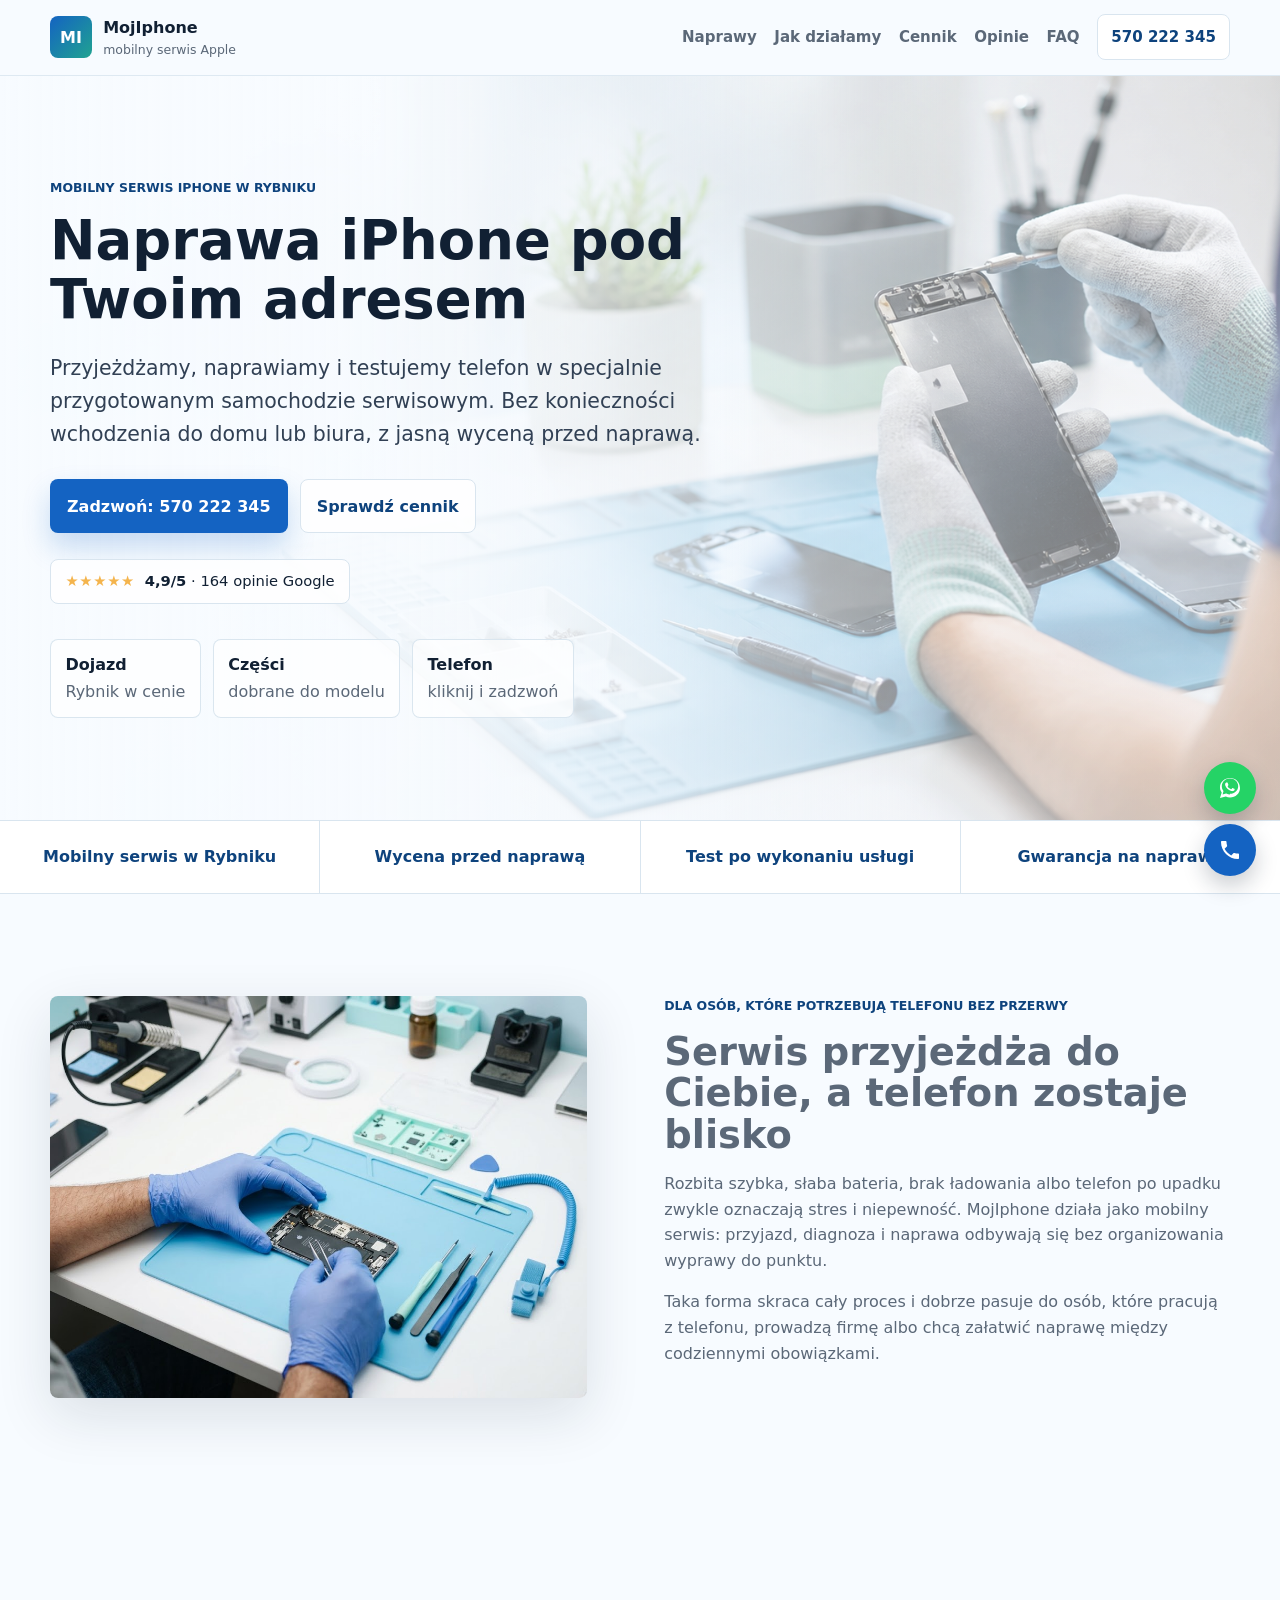
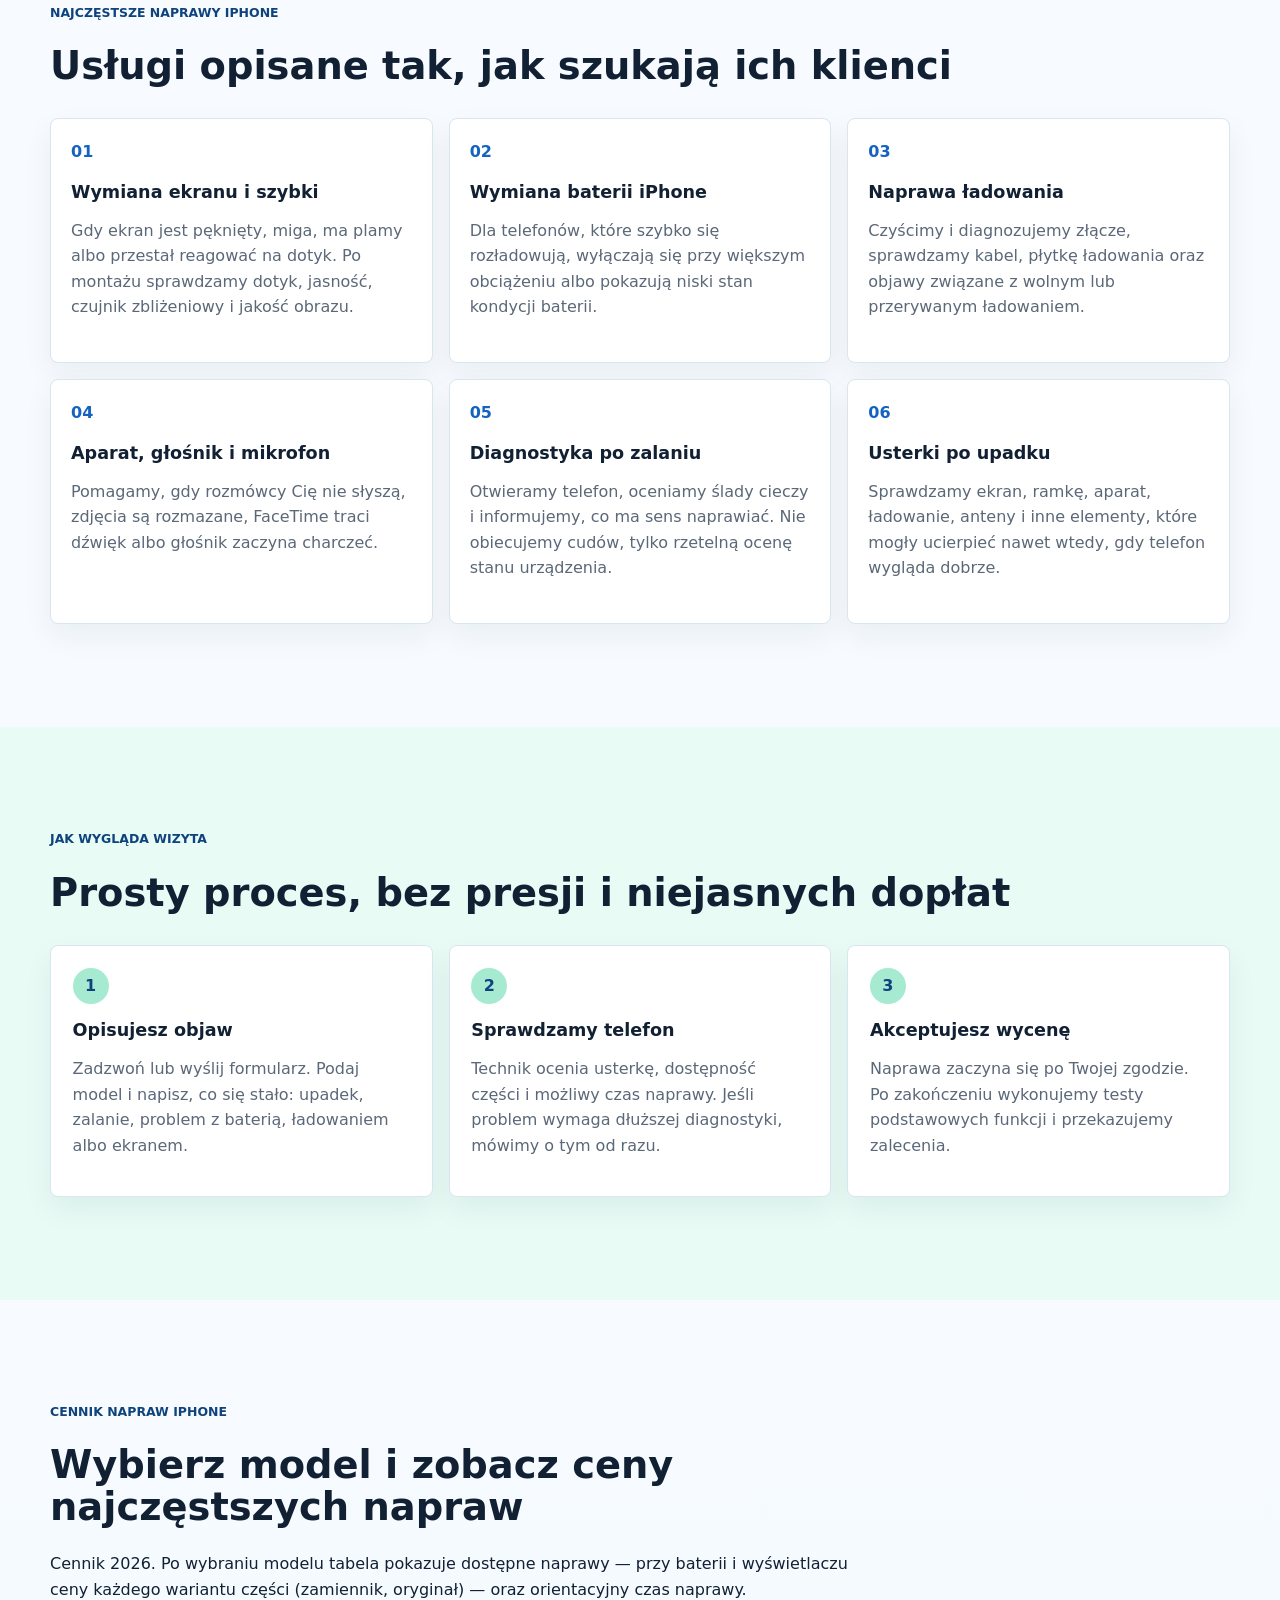
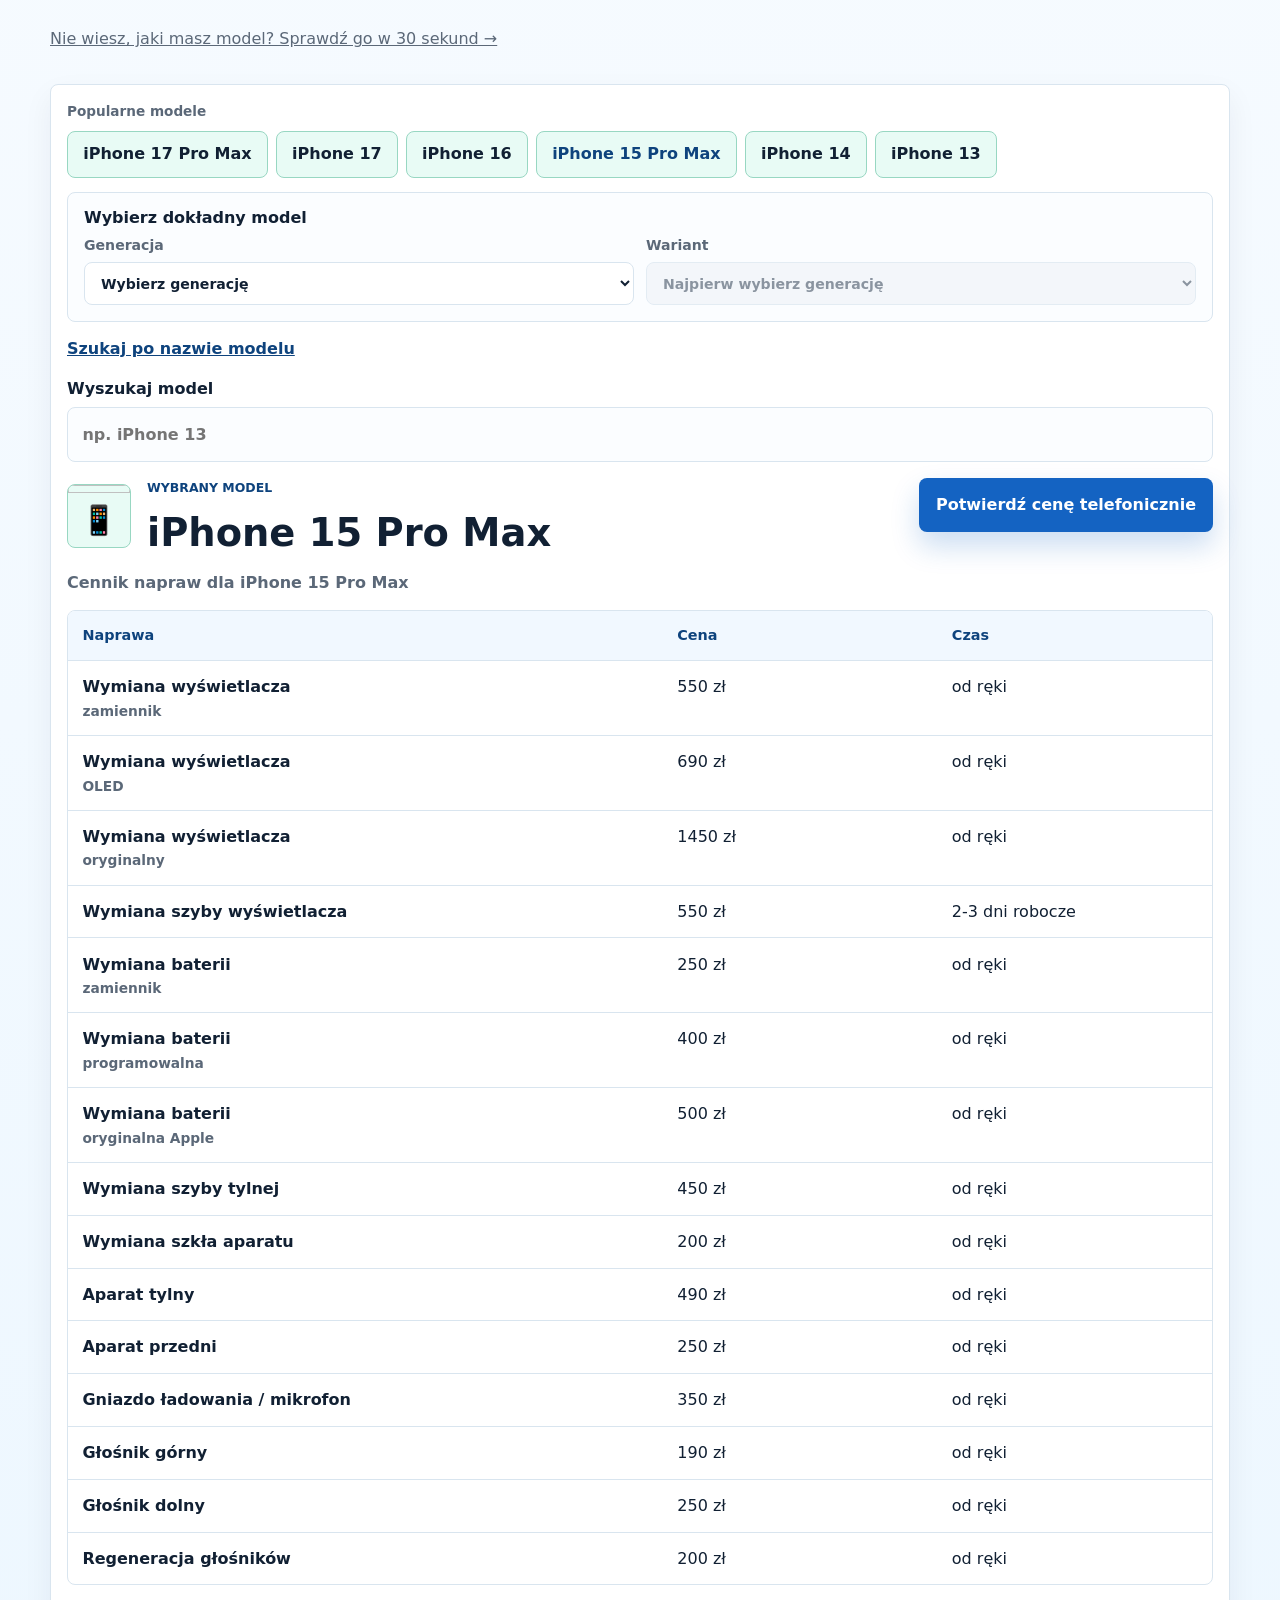
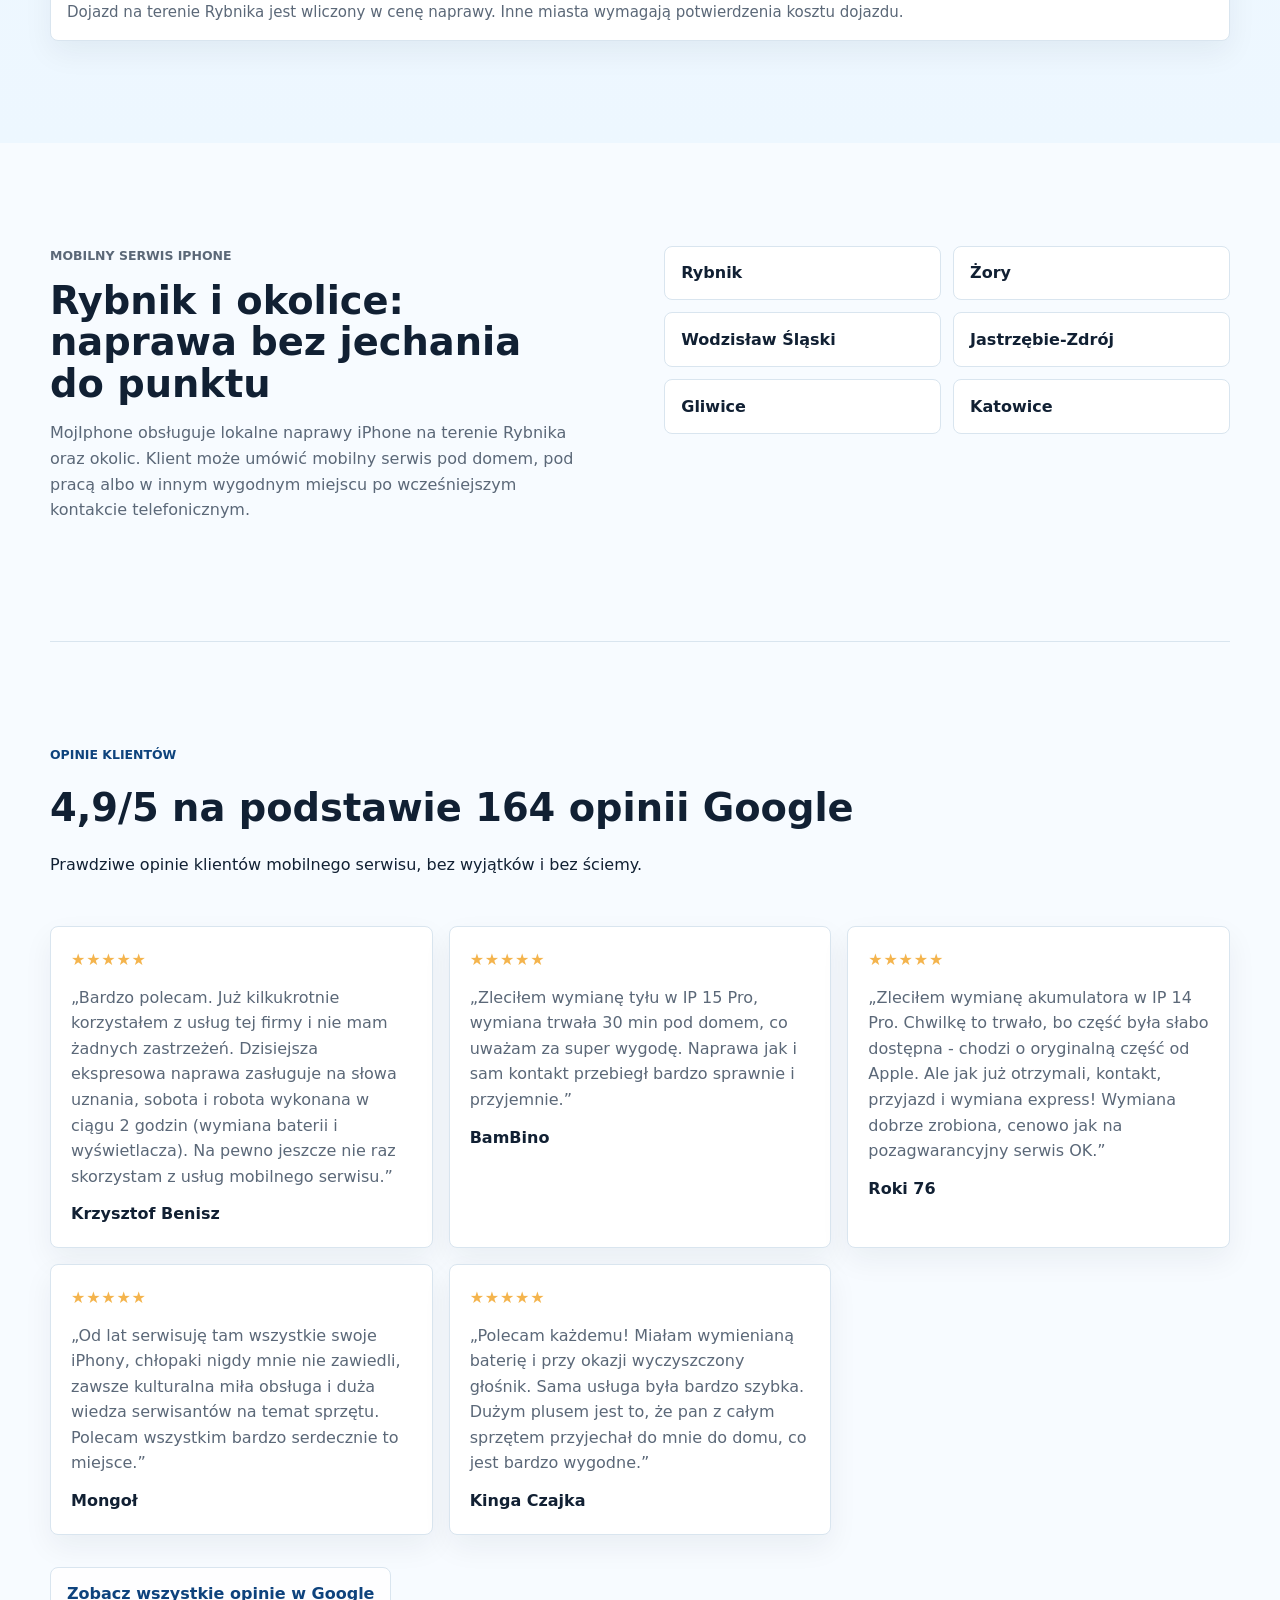
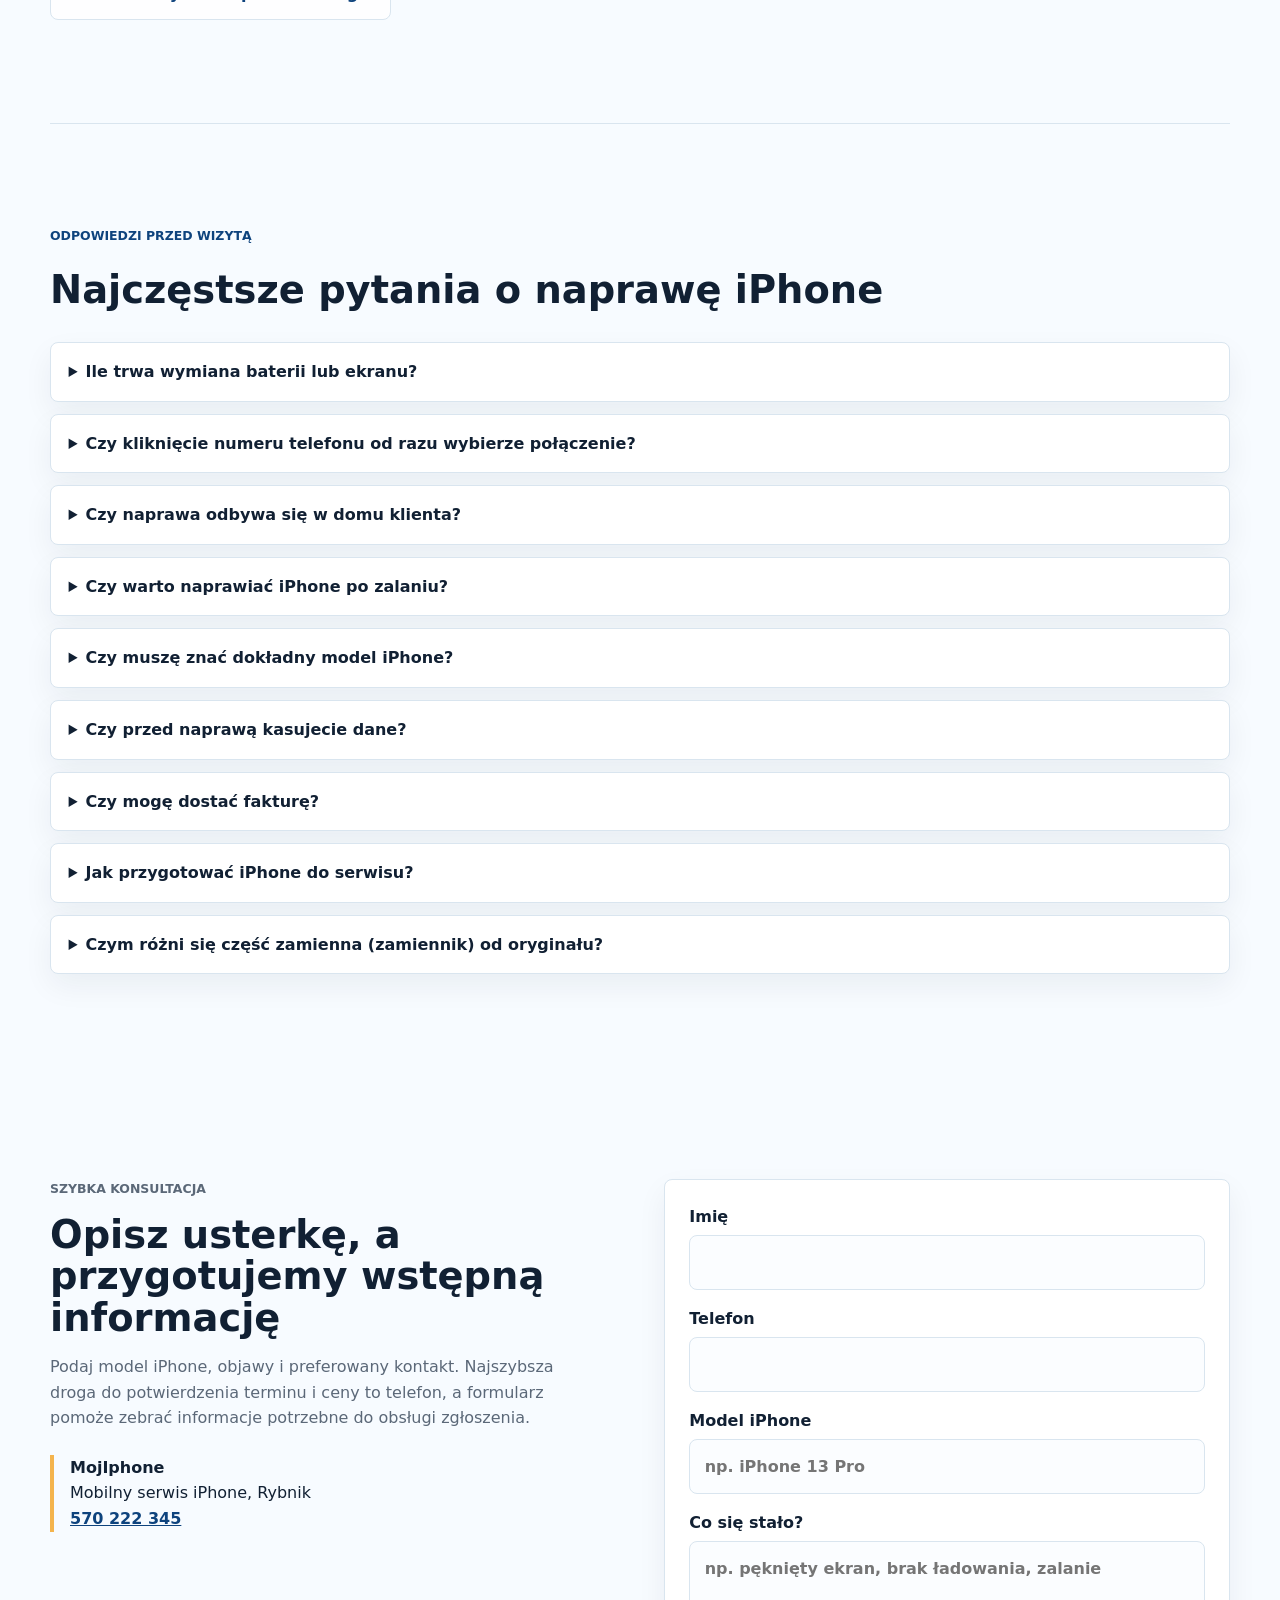
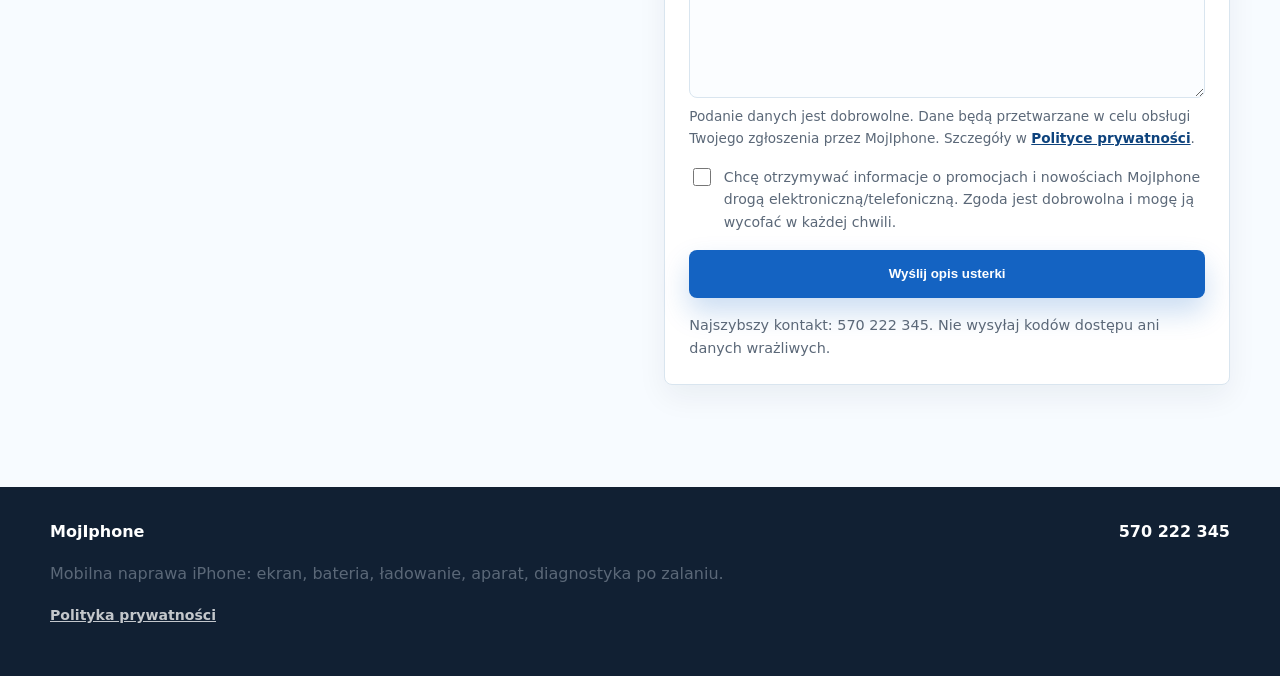
<file: index.html>
<!doctype html>
<html lang="pl">
  <head>
    <meta charset="utf-8">
    <meta name="viewport" content="width=device-width, initial-scale=1">
    <title>Naprawa iPhone Rybnik | Mobilny serwis MojIphone</title>
    <meta
      name="description"
      content="Mobilny serwis iPhone w Rybniku: wymiana szybki, baterii, ładowania i diagnostyka. Zadzwoń pod 570 222 345 i umów naprawę bez wychodzenia z domu lub pracy."
    >
    <meta name="robots" content="index,follow,max-image-preview:large">
    <meta name="theme-color" content="#f7fbff">
    <link rel="canonical" href="https://mojiphone.pl/">
    <meta property="og:type" content="website">
    <meta property="og:title" content="Naprawa iPhone Rybnik | MojIphone">
    <meta property="og:description" content="Mobilna naprawa iPhone: ekran, bateria, ładowanie, aparat, zalanie. Zadzwoń i poznaj wycenę przed przyjazdem serwisu.">
    <meta property="og:image" content="https://mojiphone.pl/assets/iphone-repair-workstation.png">
    <meta property="og:locale" content="pl_PL">
    <link rel="preload" href="assets/iphone-repair-workstation.png" as="image">
    <link rel="stylesheet" href="styles.css">
    <script defer src="https://analytics.iphone.showflow.pl/script.js" data-website-id="72b84c69-a97a-42fa-a1d1-c10e87437836"></script>
    <!-- TODO przed publikacją: potwierdź adres rozliczeniowy, e-mail, godziny pracy i pełny obszar dojazdu. -->
    <!-- TODO: sekcja #opinie ma dziś 5 ręcznie wklejonych opinii ze zrzutów ekranu klienta. Docelowo podpiąć widget Google (np. Elfsight/EmbedSocial/Trustmary), który sam pobiera aktualne opinie zamiast ręcznej aktualizacji. -->
    <script type="application/ld+json">
      {
        "@context": "https://schema.org",
        "@graph": [
          {
            "@type": "LocalBusiness",
            "@id": "https://mojiphone.pl/#business",
            "name": "MojIphone",
            "url": "https://mojiphone.pl/",
            "image": "https://mojiphone.pl/assets/iphone-repair-workstation.png",
            "telephone": "+48 570 222 345",
            "priceRange": "$$",
            "description": "Mobilny serwis iPhone i Apple Watch wykonujący pogwarancyjne naprawy ekranów, baterii, złączy ładowania, aparatów i usterek po zalaniu na terenie Rybnika.",
            "address": {
              "@type": "PostalAddress",
              "addressLocality": "Rybnik",
              "addressCountry": "PL"
            },
            "areaServed": [
              "Rybnik",
              "Żory",
              "Wodzisław Śląski",
              "Jastrzębie-Zdrój",
              "Gliwice",
              "Katowice"
            ],
            "openingHoursSpecification": [
              {
                "@type": "OpeningHoursSpecification",
                "dayOfWeek": ["Monday", "Tuesday", "Wednesday", "Thursday", "Friday"],
                "opens": "09:00",
                "closes": "18:00"
              },
              {
                "@type": "OpeningHoursSpecification",
                "dayOfWeek": "Saturday",
                "opens": "10:00",
                "closes": "14:00"
              }
            ],
            "aggregateRating": {
              "@type": "AggregateRating",
              "ratingValue": "4.9",
              "reviewCount": "164"
            },
            "review": [
              {
                "@type": "Review",
                "author": { "@type": "Person", "name": "Krzysztof Benisz" },
                "datePublished": "2026-02-19",
                "reviewRating": { "@type": "Rating", "ratingValue": "5" },
                "reviewBody": "Bardzo polecam. Już kilkukrotnie korzystałem z usług tej firmy i nie mam żadnych zastrzeżeń. Dzisiejsza ekspresowa naprawa zasługuje na słowa uznania, sobota i robota wykonana w ciągu 2 godzin (wymiana baterii i wyświetlacza). Na pewno jeszcze nie raz skorzystam z usług mobilnego serwisu."
              },
              {
                "@type": "Review",
                "author": { "@type": "Person", "name": "BamBino" },
                "datePublished": "2026-03-19",
                "reviewRating": { "@type": "Rating", "ratingValue": "5" },
                "reviewBody": "POLECAM! Zleciłem wymianę tyłu w IP 15 pro wymiana trwała 30min pod domem co uważam za super wygodę. Naprawa jak i sam kontakt przebiegł bardzo sprawnie i przyjemnie."
              },
              {
                "@type": "Review",
                "author": { "@type": "Person", "name": "Roki 76" },
                "datePublished": "2026-03-19",
                "reviewRating": { "@type": "Rating", "ratingValue": "5" },
                "reviewBody": "Nie może być inaczej niż 5/5. Kontakt super. Zleciłem wymianę akumulatora w IP 14 Pro. Chwilkę to trwało bo akcesorium było słabo dostępne - chodzi o oryginalną część od Apple. Ale jak już otrzymali, kontakt, przyjazd i wymiana express! Wymiana dobrze zrobiona. Cenowo jak na pozagwarancyjny serwis OK."
              },
              {
                "@type": "Review",
                "author": { "@type": "Person", "name": "Mongoł" },
                "datePublished": "2026-04-19",
                "reviewRating": { "@type": "Rating", "ratingValue": "5" },
                "reviewBody": "Od lat serwisuje tam wszytkie swoje iphony chłopaki nigdy mnie nie zawiedli zawsze kulturalna miła obsługa i duża wiedza serwisantów na temat sprzętu widać że kochają to co robią polecam wszystkim bardzo serdecznie to miejsce."
              },
              {
                "@type": "Review",
                "author": { "@type": "Person", "name": "Kinga Czajka" },
                "datePublished": "2026-03-19",
                "reviewRating": { "@type": "Rating", "ratingValue": "5" },
                "reviewBody": "Polecam każdemu! Miałam wymienianą baterie i przy okazji wyczyszczony głośnik. Sama usługa była bardzo szybka. Dużym plusem jest to, że Pan z całym sprzętem przyjechał do mnie do domu, co jest bardzo wygodne. Narazie nie mam żadnych zastrzeżeń co do wykonanej usługi!"
              }
            ],
            "makesOffer": [
              {
                "@type": "Offer",
                "itemOffered": {
                  "@type": "Service",
                  "name": "Wymiana ekranu iPhone"
                }
              },
              {
                "@type": "Offer",
                "itemOffered": {
                  "@type": "Service",
                  "name": "Wymiana baterii iPhone"
                }
              },
              {
                "@type": "Offer",
                "itemOffered": {
                  "@type": "Service",
                  "name": "Naprawa złącza ładowania iPhone"
                }
              },
              {
                "@type": "Offer",
                "itemOffered": {
                  "@type": "Service",
                  "name": "Diagnostyka iPhone po zalaniu"
                }
              }
            ]
          },
          {
            "@type": "WebSite",
            "@id": "https://mojiphone.pl/#website",
            "url": "https://mojiphone.pl/",
            "name": "MojIphone",
            "inLanguage": "pl-PL",
            "publisher": {
              "@id": "https://mojiphone.pl/#business"
            }
          },
          {
            "@type": "FAQPage",
            "@id": "https://mojiphone.pl/#faq",
            "mainEntity": [
              {
                "@type": "Question",
                "name": "Ile trwa naprawa iPhone?",
                "acceptedAnswer": {
                  "@type": "Answer",
                  "text": "Najczęstsze naprawy, takie jak wymiana baterii lub ekranu, zwykle można wykonać tego samego dnia, jeśli odpowiednia część jest dostępna. Dokładny czas potwierdzamy po diagnostyce modelu."
                }
              },
              {
                "@type": "Question",
                "name": "Czy dostanę wycenę przed naprawą?",
                "acceptedAnswer": {
                  "@type": "Answer",
                  "text": "Tak. Najpierw sprawdzamy objawy i przedstawiamy koszt. Naprawa zaczyna się dopiero po akceptacji wyceny."
                }
              },
              {
                "@type": "Question",
                "name": "Czy naprawiacie iPhone po zalaniu?",
                "acceptedAnswer": {
                  "@type": "Answer",
                  "text": "Tak, wykonujemy diagnostykę po kontakcie z cieczą. W takim przypadku nie należy ładować telefonu przed oględzinami, ponieważ może to pogłębić uszkodzenia."
                }
              },
              {
                "@type": "Question",
                "name": "Czym różni się część zamienna (zamiennik) od oryginału?",
                "acceptedAnswer": {
                  "@type": "Answer",
                  "text": "Zamiennik to sprawdzona, kompatybilna część niepochodząca od Apple — tańsza opcja. Oryginał to część od Apple — droższa, ale w pełni zgodna ze wszystkimi funkcjami. Obie opcje montujemy z tą samą starannością, a cennik pokazuje ceny obu wariantów obok siebie."
                }
              }
            ]
          }
        ]
      }
    </script>
  </head>
  <body>
    <a class="skip-link" href="#main">Przejdź do treści</a>
    <header class="site-header" data-header>
      <a class="brand" href="#" aria-label="MojIphone, strona główna">
        <span class="brand-mark" aria-hidden="true">MI</span>
        <span>
          <strong>MojIphone</strong>
          <small>mobilny serwis Apple</small>
        </span>
      </a>
      <button class="nav-toggle" type="button" aria-expanded="false" aria-controls="site-nav" data-nav-toggle>
        <span></span>
        <span></span>
        <span></span>
        <span class="sr-only">Otwórz menu</span>
      </button>
      <nav class="site-nav" id="site-nav" data-nav>
        <a href="#naprawy">Naprawy</a>
        <a href="#proces">Jak działamy</a>
        <a href="#cennik">Cennik</a>
        <!-- Zakładka "Pomoc" tymczasowo wyłączona - poradnik będzie rozbudowywany później.
        <a href="problemy-z-iphone.html">Pomoc</a>
        -->
        <a href="#opinie">Opinie</a>
        <a href="#faq">FAQ</a>
        <a class="nav-phone" href="tel:+48570222345" data-track="phone_header" aria-label="Zadzwoń do MojIphone, numer 570 222 345">570 222 345</a>
      </nav>
    </header>

    <main id="main">
      <section class="hero" aria-labelledby="hero-title">
        <img src="assets/iphone-repair-workstation.png" alt="Stanowisko serwisowe podczas naprawy iPhone" class="hero-image">
        <div class="hero-overlay"></div>
        <div class="hero-content">
          <p class="eyebrow">Mobilny serwis iPhone w Rybniku</p>
          <h1 id="hero-title">Naprawa iPhone pod Twoim adresem</h1>
          <p class="hero-lead">
            Przyjeżdżamy, naprawiamy i testujemy telefon w specjalnie przygotowanym samochodzie serwisowym. Bez konieczności wchodzenia do domu lub biura, z jasną wyceną przed naprawą.
          </p>
          <div class="hero-actions">
            <a class="button button-primary" href="tel:+48570222345" data-track="phone_hero" aria-label="Zadzwoń teraz pod numer 570 222 345">Zadzwoń: 570 222 345</a>
            <a class="button button-secondary" href="#cennik">Sprawdź cennik</a>
          </div>
          <a class="rating-badge" href="#opinie" aria-label="Ocena 4,9 na 5 na podstawie 164 opinii Google, przejdź do sekcji opinii">
            <span class="rating-stars" aria-hidden="true">★★★★★</span>
            <span><strong>4,9/5</strong> · 164 opinie Google</span>
          </a>
          <dl class="hero-facts" aria-label="Najważniejsze informacje">
            <div>
              <dt>Dojazd</dt>
              <dd>Rybnik w cenie</dd>
            </div>
            <div>
              <dt>Części</dt>
              <dd>dobrane do modelu</dd>
            </div>
            <div>
              <dt>Telefon</dt>
              <dd>kliknij i zadzwoń</dd>
            </div>
          </dl>
        </div>
      </section>

      <section class="trust-strip" aria-label="Dlaczego klienci wybierają serwis">
        <span>Mobilny serwis w Rybniku</span>
        <span>Wycena przed naprawą</span>
        <span>Test po wykonaniu usługi</span>
        <span>Gwarancja na naprawę</span>
      </section>

      <section class="section intro" aria-labelledby="intro-title">
        <img class="intro-image" src="assets/technik-przy-pracy.jpg" alt="Technik MojIphone podczas naprawy telefonu na miejscu u klienta" loading="lazy" width="1024" height="765">
        <div class="intro-text">
          <p class="eyebrow">Dla osób, które potrzebują telefonu bez przerwy</p>
          <h2 id="intro-title">Serwis przyjeżdża do Ciebie, a telefon zostaje blisko</h2>
          <p>
            Rozbita szybka, słaba bateria, brak ładowania albo telefon po upadku zwykle oznaczają stres i niepewność. MojIphone działa jako mobilny serwis: przyjazd, diagnoza i naprawa odbywają się bez organizowania wyprawy do punktu.
          </p>
          <p>
            Taka forma skraca cały proces i dobrze pasuje do osób, które pracują z telefonu, prowadzą firmę albo chcą załatwić naprawę między codziennymi obowiązkami.
          </p>
        </div>
      </section>

      <section class="section services" id="naprawy" aria-labelledby="services-title">
        <div class="section-heading">
          <p class="eyebrow">Najczęstsze naprawy iPhone</p>
          <h2 id="services-title">Usługi opisane tak, jak szukają ich klienci</h2>
        </div>
        <div class="service-grid">
          <article class="service-card">
            <span class="service-icon" aria-hidden="true">01</span>
            <h3>Wymiana ekranu i szybki</h3>
            <p>Gdy ekran jest pęknięty, miga, ma plamy albo przestał reagować na dotyk. Po montażu sprawdzamy dotyk, jasność, czujnik zbliżeniowy i jakość obrazu.</p>
          </article>
          <article class="service-card">
            <span class="service-icon" aria-hidden="true">02</span>
            <h3>Wymiana baterii iPhone</h3>
            <p>Dla telefonów, które szybko się rozładowują, wyłączają się przy większym obciążeniu albo pokazują niski stan kondycji baterii.</p>
          </article>
          <article class="service-card">
            <span class="service-icon" aria-hidden="true">03</span>
            <h3>Naprawa ładowania</h3>
            <p>Czyścimy i diagnozujemy złącze, sprawdzamy kabel, płytkę ładowania oraz objawy związane z wolnym lub przerywanym ładowaniem.</p>
          </article>
          <article class="service-card">
            <span class="service-icon" aria-hidden="true">04</span>
            <h3>Aparat, głośnik i mikrofon</h3>
            <p>Pomagamy, gdy rozmówcy Cię nie słyszą, zdjęcia są rozmazane, FaceTime traci dźwięk albo głośnik zaczyna charczeć.</p>
          </article>
          <article class="service-card">
            <span class="service-icon" aria-hidden="true">05</span>
            <h3>Diagnostyka po zalaniu</h3>
            <p>Otwieramy telefon, oceniamy ślady cieczy i informujemy, co ma sens naprawiać. Nie obiecujemy cudów, tylko rzetelną ocenę stanu urządzenia.</p>
          </article>
          <article class="service-card">
            <span class="service-icon" aria-hidden="true">06</span>
            <h3>Usterki po upadku</h3>
            <p>Sprawdzamy ekran, ramkę, aparat, ładowanie, anteny i inne elementy, które mogły ucierpieć nawet wtedy, gdy telefon wygląda dobrze.</p>
          </article>
        </div>
      </section>

      <section class="section process" id="proces" aria-labelledby="process-title">
        <div class="section-heading">
          <p class="eyebrow">Jak wygląda wizyta</p>
          <h2 id="process-title">Prosty proces, bez presji i niejasnych dopłat</h2>
        </div>
        <div class="process-steps">
          <article>
            <span>1</span>
            <h3>Opisujesz objaw</h3>
            <p>Zadzwoń lub wyślij formularz. Podaj model i napisz, co się stało: upadek, zalanie, problem z baterią, ładowaniem albo ekranem.</p>
          </article>
          <article>
            <span>2</span>
            <h3>Sprawdzamy telefon</h3>
            <p>Technik ocenia usterkę, dostępność części i możliwy czas naprawy. Jeśli problem wymaga dłuższej diagnostyki, mówimy o tym od razu.</p>
          </article>
          <article>
            <span>3</span>
            <h3>Akceptujesz wycenę</h3>
            <p>Naprawa zaczyna się po Twojej zgodzie. Po zakończeniu wykonujemy testy podstawowych funkcji i przekazujemy zalecenia.</p>
          </article>
        </div>
      </section>

      <section class="section pricing-tool" id="cennik" aria-labelledby="pricing-title">
        <div class="section-heading">
          <p class="eyebrow">Cennik napraw iPhone</p>
          <h2 id="pricing-title">Wybierz model i zobacz ceny najczęstszych napraw</h2>
          <p>
            Cennik 2026. Po wybraniu modelu tabela pokazuje dostępne naprawy — przy baterii i wyświetlaczu ceny każdego wariantu części (zamiennik, oryginał) — oraz orientacyjny czas naprawy.
          </p>
          <p><a href="sprawdz-model-iphone.html">Nie wiesz, jaki masz model? Sprawdź go w 30 sekund →</a></p>
        </div>
        <div class="price-finder">
          <div class="model-picker" data-model-picker aria-label="Wybierz model iPhone">
            <div class="popular-models">
              <span class="popular-models-label">Popularne modele</span>
              <div class="popular-models-list" data-popular-models></div>
            </div>
            <div class="model-select-block">
              <h3 class="model-select-heading">Wybierz dokładny model</h3>
              <div class="model-select-row">
                <label class="model-select">
                  Generacja
                  <select data-generation-select>
                    <option value="">Wybierz generację</option>
                  </select>
                </label>
                <label class="model-select">
                  Wariant
                  <select data-variant-select disabled>
                    <option value="">Najpierw wybierz generację</option>
                  </select>
                </label>
              </div>
            </div>
            <button type="button" class="search-toggle" data-search-toggle aria-expanded="false" aria-controls="model-search-box">
              Szukaj po nazwie modelu
            </button>
            <label class="model-search" id="model-search-box" data-search-box hidden>
              Wyszukaj model
              <input id="model-search" type="search" placeholder="np. iPhone 13" autocomplete="off">
            </label>
            <div class="model-list" data-model-list></div>
          </div>
          <div class="price-panel" aria-live="polite">
            <div class="price-panel-head">
              <div class="price-panel-model">
                <div class="model-photo" data-model-photo>
                  <img data-model-photo-img alt="" hidden>
                  <span class="model-photo-placeholder" data-model-photo-placeholder aria-hidden="true">📱</span>
                </div>
                <div>
                  <p class="eyebrow">Wybrany model</p>
                  <h3 data-selected-model>iPhone 15 Pro Max</h3>
                </div>
              </div>
              <a class="button button-primary" href="tel:+48570222345" data-track="phone_price_panel" aria-label="Zadzwoń po potwierdzenie ceny pod numer 570 222 345">Potwierdź cenę telefonicznie</a>
            </div>
            <div class="price-results">
              <p class="price-caption" data-price-caption>Cennik dla wybranego modelu</p>
              <div class="price-table-wrap">
                <table class="price-table">
                  <thead>
                    <tr>
                      <th scope="col">Naprawa</th>
                      <th scope="col">Cena</th>
                      <th scope="col">Czas</th>
                    </tr>
                  </thead>
                  <tbody data-price-rows></tbody>
                </table>
              </div>
            </div>
            <p class="price-note">Dojazd na terenie Rybnika jest wliczony w cenę naprawy. Inne miasta wymagają potwierdzenia kosztu dojazdu.</p>
          </div>
        </div>
      </section>

      <section class="section local" id="obszar" aria-labelledby="local-title">
        <div>
          <p class="eyebrow">Mobilny serwis iPhone</p>
          <h2 id="local-title">Rybnik i okolice: naprawa bez jechania do punktu</h2>
          <p>
            MojIphone obsługuje lokalne naprawy iPhone na terenie Rybnika oraz okolic. Klient może umówić mobilny serwis pod domem, pod pracą albo w innym wygodnym miejscu po wcześniejszym kontakcie telefonicznym.
          </p>
        </div>
        <ul class="area-list" aria-label="Obsługiwane lokalizacje">
          <li>Rybnik</li>
          <li>Żory</li>
          <li>Wodzisław Śląski</li>
          <li>Jastrzębie-Zdrój</li>
          <li>Gliwice</li>
          <li>Katowice</li>
        </ul>
      </section>

      <section class="section reviews" id="opinie" aria-labelledby="reviews-title">
        <div class="section-heading">
          <p class="eyebrow">Opinie klientów</p>
          <h2 id="reviews-title">4,9/5 na podstawie 164 opinii Google</h2>
          <p>Prawdziwe opinie klientów mobilnego serwisu, bez wyjątków i bez ściemy.</p>
        </div>
        <div class="review-grid">
          <article class="review-card">
            <div class="review-stars" aria-hidden="true">★★★★★</div>
            <p>„Bardzo polecam. Już kilkukrotnie korzystałem z usług tej firmy i nie mam żadnych zastrzeżeń. Dzisiejsza ekspresowa naprawa zasługuje na słowa uznania, sobota i robota wykonana w ciągu 2 godzin (wymiana baterii i wyświetlacza). Na pewno jeszcze nie raz skorzystam z usług mobilnego serwisu.”</p>
            <p class="review-author">Krzysztof Benisz</p>
          </article>
          <article class="review-card">
            <div class="review-stars" aria-hidden="true">★★★★★</div>
            <p>„Zleciłem wymianę tyłu w IP 15 Pro, wymiana trwała 30 min pod domem, co uważam za super wygodę. Naprawa jak i sam kontakt przebiegł bardzo sprawnie i przyjemnie.”</p>
            <p class="review-author">BamBino</p>
          </article>
          <article class="review-card">
            <div class="review-stars" aria-hidden="true">★★★★★</div>
            <p>„Zleciłem wymianę akumulatora w IP 14 Pro. Chwilkę to trwało, bo część była słabo dostępna - chodzi o oryginalną część od Apple. Ale jak już otrzymali, kontakt, przyjazd i wymiana express! Wymiana dobrze zrobiona, cenowo jak na pozagwarancyjny serwis OK.”</p>
            <p class="review-author">Roki 76</p>
          </article>
          <article class="review-card">
            <div class="review-stars" aria-hidden="true">★★★★★</div>
            <p>„Od lat serwisuję tam wszystkie swoje iPhony, chłopaki nigdy mnie nie zawiedli, zawsze kulturalna miła obsługa i duża wiedza serwisantów na temat sprzętu. Polecam wszystkim bardzo serdecznie to miejsce.”</p>
            <p class="review-author">Mongoł</p>
          </article>
          <article class="review-card">
            <div class="review-stars" aria-hidden="true">★★★★★</div>
            <p>„Polecam każdemu! Miałam wymienianą baterię i przy okazji wyczyszczony głośnik. Sama usługa była bardzo szybka. Dużym plusem jest to, że pan z całym sprzętem przyjechał do mnie do domu, co jest bardzo wygodne.”</p>
            <p class="review-author">Kinga Czajka</p>
          </article>
        </div>
        <a class="button button-secondary reviews-link" href="https://www.google.com/search?q=Mobilny+Serwis+Iphone+i+Apple+Watch+Rybnik+opinie" target="_blank" rel="noopener">Zobacz wszystkie opinie w Google</a>
      </section>

      <section class="section faq" id="faq" aria-labelledby="faq-title">
        <div class="section-heading">
          <p class="eyebrow">Odpowiedzi przed wizytą</p>
          <h2 id="faq-title">Najczęstsze pytania o naprawę iPhone</h2>
        </div>
        <div class="faq-list">
          <details>
            <summary>Ile trwa wymiana baterii lub ekranu?</summary>
            <p>Najczęściej naprawa jest możliwa tego samego dnia, jeśli część jest dostępna. Przy rzadszych modelach termin potwierdzamy telefonicznie.</p>
          </details>
          <details>
            <summary>Czy kliknięcie numeru telefonu od razu wybierze połączenie?</summary>
            <p>Tak. Każdy numer na stronie ma link telefoniczny. Na telefonie po dotknięciu numeru system otworzy ekran połączenia z numerem 570 222 345.</p>
          </details>
          <details>
            <summary>Czy naprawa odbywa się w domu klienta?</summary>
            <p>Nie trzeba wpuszczać serwisanta do domu ani biura. Obecna oferta MojIphone zakłada naprawę w specjalnie przystosowanym samochodzie serwisowym.</p>
          </details>
          <details>
            <summary>Czy warto naprawiać iPhone po zalaniu?</summary>
            <p>Najpierw trzeba sprawdzić płytę i złącza. Nie podłączaj zalanego telefonu do ładowarki. Im szybciej trafi do diagnostyki, tym większa szansa na ograniczenie szkód.</p>
          </details>
          <details>
            <summary>Czy muszę znać dokładny model iPhone?</summary>
            <p>Nie, ale przyspiesza to wycenę. Model znajdziesz w ustawieniach telefonu albo na pudełku. Jeśli telefon się nie uruchamia, sprawdzimy go na miejscu.</p>
          </details>
          <details>
            <summary>Czy przed naprawą kasujecie dane?</summary>
            <p>Standardowe naprawy mechaniczne nie wymagają kasowania danych. Mimo to warto mieć aktualną kopię zapasową, zwłaszcza przy zalaniu lub problemach z płytą.</p>
          </details>
          <details>
            <summary>Czy mogę dostać fakturę?</summary>
            <p>Tak, po naprawie możemy wystawić dokument sprzedaży. Dane do faktury najlepiej podać przy przyjęciu telefonu.</p>
          </details>
          <details>
            <summary>Jak przygotować iPhone do serwisu?</summary>
            <p>Jeśli to możliwe, wykonaj kopię zapasową, wyłącz blokady ograniczające testy i zabierz kod odblokowania albo zostań na miejscu podczas testowania funkcji.</p>
          </details>
          <details>
            <summary>Czym różni się część zamienna (zamiennik) od oryginału?</summary>
            <p>Zamiennik to sprawdzona, kompatybilna część (nie od Apple) — tańsza opcja. Oryginał to część od Apple — droższa, ale w pełni zgodna ze wszystkimi funkcjami (np. przy niektórych ekranach zachowuje funkcję True Tone). Obie opcje montujemy z tą samą starannością — ceny obu wariantów pokazuje cennik dla wybranego modelu.</p>
          </details>
        </div>
      </section>

      <section class="section contact" id="formularz" aria-labelledby="contact-title">
        <div class="contact-copy">
          <p class="eyebrow">Szybka konsultacja</p>
          <h2 id="contact-title">Opisz usterkę, a przygotujemy wstępną informację</h2>
          <p>Podaj model iPhone, objawy i preferowany kontakt. Najszybsza droga do potwierdzenia terminu i ceny to telefon, a formularz pomoże zebrać informacje potrzebne do obsługi zgłoszenia.</p>
          <address>
            <strong>MojIphone</strong><br>
            Mobilny serwis iPhone, Rybnik<br>
            <a href="tel:+48570222345" data-track="phone_contact" aria-label="Zadzwoń do MojIphone, numer 570 222 345">570 222 345</a>
          </address>
        </div>
        <form class="contact-form" action="#" method="post" data-contact-form>
          <label>
            Imię
            <input name="imie" autocomplete="name" required>
          </label>
          <label>
            Telefon
            <input name="telefon" type="tel" autocomplete="tel" required>
          </label>
          <label>
            Model iPhone
            <input name="model" placeholder="np. iPhone 13 Pro">
          </label>
          <label>
            Co się stało?
            <textarea name="usterka" rows="5" placeholder="np. pęknięty ekran, brak ładowania, zalanie" required></textarea>
          </label>
          <p class="form-privacy-note">
            Podanie danych jest dobrowolne. Dane będą przetwarzane w celu obsługi Twojego zgłoszenia przez MojIphone. Szczegóły w <a href="polityka-prywatnosci.html">Polityce prywatności</a>.
          </p>
          <label class="consent-checkbox">
            <input type="checkbox" name="zgoda_marketingowa">
            <span>Chcę otrzymywać informacje o promocjach i nowościach MojIphone drogą elektroniczną/telefoniczną. Zgoda jest dobrowolna i mogę ją wycofać w każdej chwili.</span>
          </label>
          <button class="button button-primary" type="submit" data-track="form_contact">Wyślij opis usterki</button>
          <p class="form-note" data-form-note>Najszybszy kontakt: 570 222 345. Nie wysyłaj kodów dostępu ani danych wrażliwych.</p>
        </form>
      </section>
    </main>

    <footer class="site-footer">
      <div>
        <strong>MojIphone</strong>
        <p>Mobilna naprawa iPhone: ekran, bateria, ładowanie, aparat, diagnostyka po zalaniu.</p>
        <p><a class="footer-privacy-link" href="polityka-prywatnosci.html">Polityka prywatności</a></p>
      </div>
      <div>
        <a href="tel:+48570222345" data-track="phone_footer" aria-label="Zadzwoń do MojIphone, numer 570 222 345">570 222 345</a>
      </div>
    </footer>

    <div class="contact-dock" aria-label="Wybierz sposób kontaktu">
      <a class="contact-dock-button contact-dock-whatsapp" href="https://wa.me/48570222345?text=Cze%C5%9B%C4%87%2C%20chcia%C5%82bym%20zapyta%C4%87%20o%20napraw%C4%99%20iPhone" target="_blank" rel="noopener" data-track="whatsapp_dock" aria-label="Napisz na WhatsApp: 570 222 345">
        <svg viewBox="0 0 24 24" fill="currentColor" aria-hidden="true" focusable="false"><path d="M12 2C6.5 2 2 6.1 2 11.2c0 1.9.6 3.7 1.7 5.2L2 22l5.8-1.6c1.3.7 2.7 1 4.2 1 5.5 0 10-4.1 10-9.2C22 6.1 17.5 2 12 2zm0 16.6c-1.3 0-2.6-.3-3.7-1l-.3-.2-3.4 1 .9-3.3-.2-.3c-1-1.4-1.5-2.9-1.5-4.6 0-4.2 3.7-7.6 8.2-7.6s8.2 3.4 8.2 7.6-3.7 7.6-8.2 7.6zm4.5-5.7c-.2-.1-1.5-.7-1.7-.8-.2-.1-.4-.1-.6.1-.2.2-.7.8-.8.9-.1.2-.3.2-.5.1-.2-.1-1-.4-1.9-1.2-.7-.6-1.2-1.4-1.3-1.6-.1-.2 0-.4.1-.5.1-.1.2-.3.4-.4.1-.1.2-.2.2-.4.1-.1 0-.3 0-.4-.1-.1-.6-1.4-.8-1.9-.2-.5-.4-.4-.6-.4h-.5c-.2 0-.4.1-.6.3-.2.2-.8.8-.8 1.9s.8 2.2.9 2.4c.1.2 1.6 2.5 4 3.5.6.2 1 .4 1.3.5.6.2 1.1.2 1.5.1.5-.1 1.5-.6 1.7-1.2.2-.6.2-1.1.1-1.2-.1-.1-.2-.2-.4-.3z"/></svg>
        <span class="sr-only">WhatsApp</span>
      </a>
      <a class="contact-dock-button contact-dock-phone" href="tel:+48570222345" data-track="phone_dock" aria-label="Zadzwoń: 570 222 345">
        <svg viewBox="0 0 24 24" fill="currentColor" aria-hidden="true" focusable="false"><path d="M6.6 10.8c1.4 2.8 3.8 5.2 6.6 6.6l2.2-2.2c.3-.3.7-.4 1-.2 1.1.4 2.3.6 3.6.6.6 0 1 .4 1 1V20c0 .6-.4 1-1 1C10.6 21 3 13.4 3 4c0-.6.4-1 1-1h3.5c.6 0 1 .4 1 1 0 1.3.2 2.5.6 3.6.1.4 0 .8-.2 1L6.6 10.8z"/></svg>
        <span class="sr-only">Zadzwoń</span>
      </a>
    </div>

    <!-- Asystent (czatbot) tymczasowo wyłączony na życzenie klienta.
         Logika bota pozostaje w script.js i uruchomi się ponownie po przywróceniu tego bloku.
    <div class="chat-widget" data-chat-widget>
      <button type="button" class="chat-toggle" data-chat-toggle aria-expanded="false" aria-controls="chat-panel" data-track="chat_open">
        <span aria-hidden="true">💬</span>
        <span class="sr-only">Otwórz asystenta pytań</span>
      </button>
      <div class="chat-panel" id="chat-panel" data-chat-panel hidden>
        <div class="chat-header">
          <strong>Asystent MojIphone</strong>
          <button type="button" class="chat-close" data-chat-close aria-label="Zamknij asystenta">✕</button>
        </div>
        <div class="chat-log" data-chat-log aria-live="polite"></div>
        <form class="chat-input-row" data-chat-form>
          <label class="sr-only" for="chat-input">Zadaj pytanie</label>
          <input id="chat-input" type="text" placeholder="Napisz pytanie, np. iPhone 13 cena" autocomplete="off">
          <button type="submit" class="button button-primary">Wyślij</button>
        </form>
        <p class="chat-disclaimer">Asystent odpowiada automatycznie na podstawie treści tej strony. W pilnych sprawach zadzwoń: <a href="tel:+48570222345" data-track="phone_chat">570 222 345</a>.</p>
      </div>
    </div>
    -->

    <script src="cennik.js" defer></script>
    <script src="script.js" defer></script>
  </body>
</html>
</file>
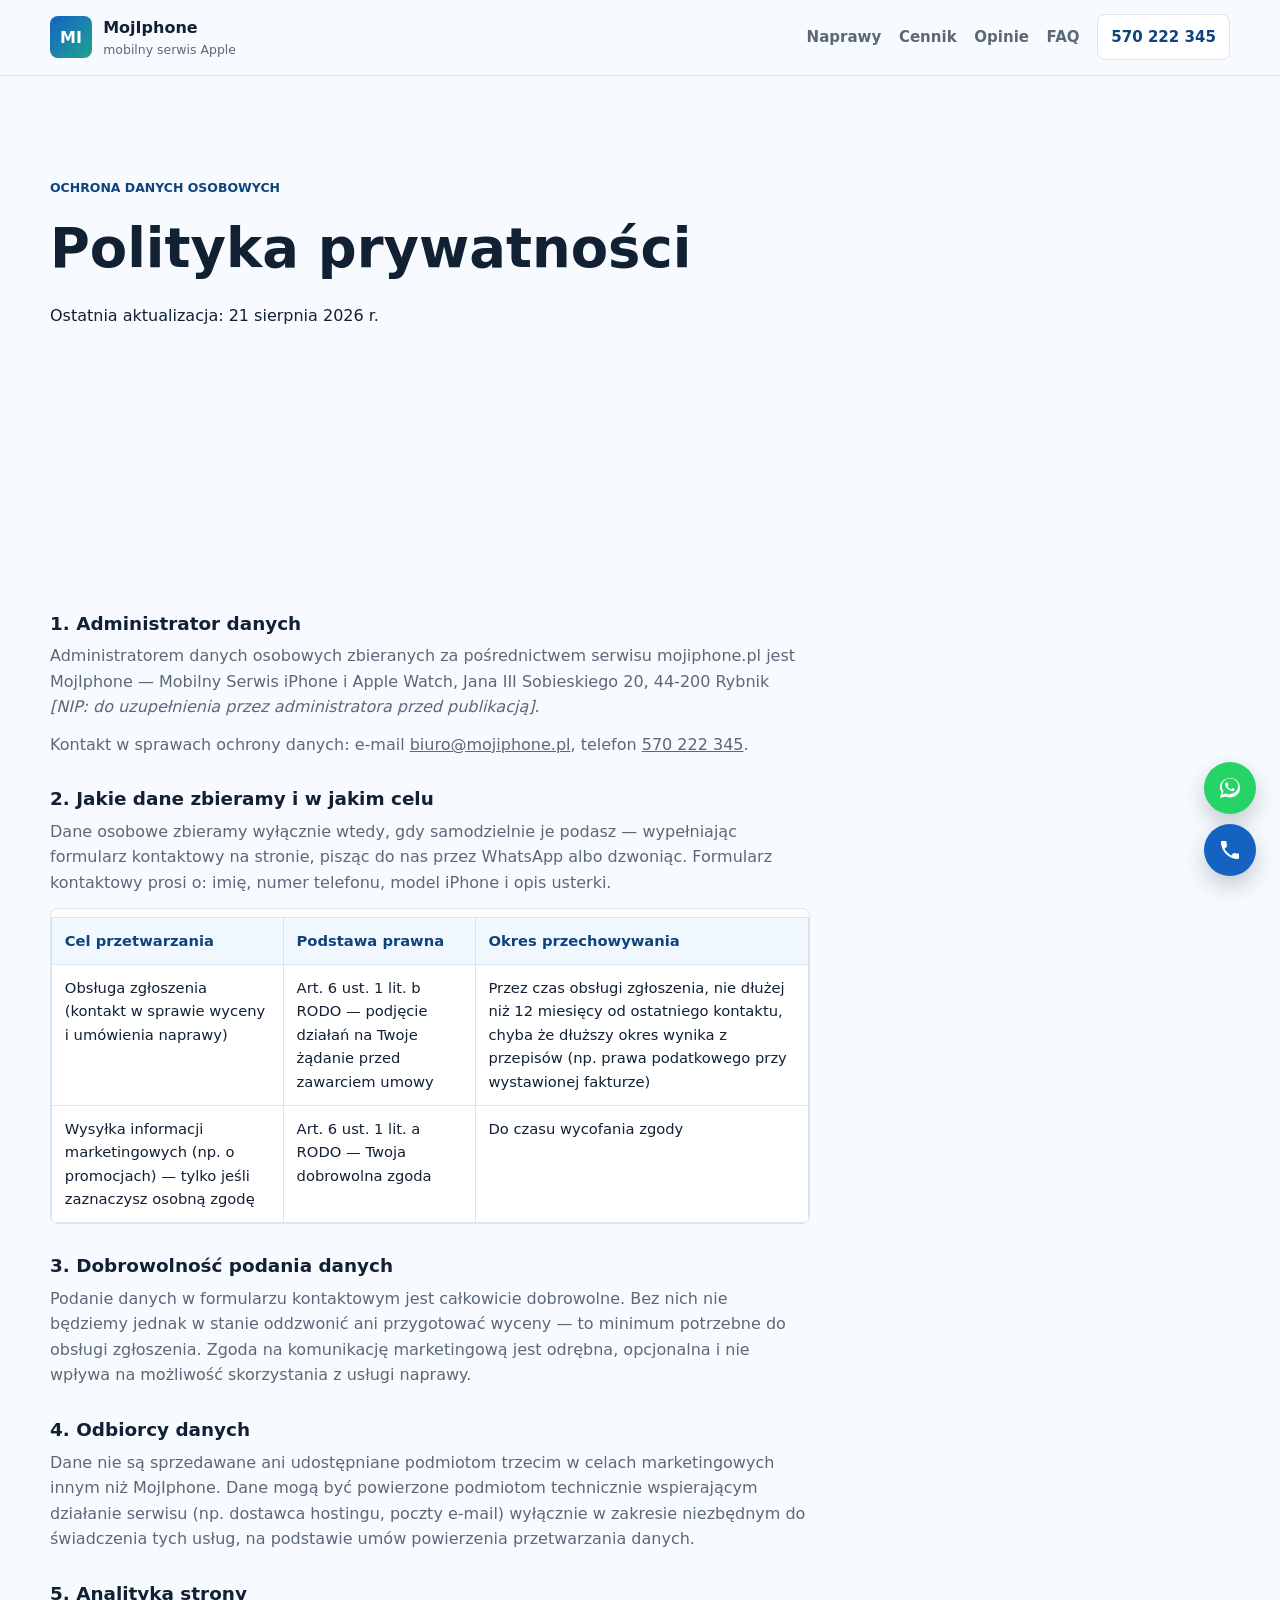
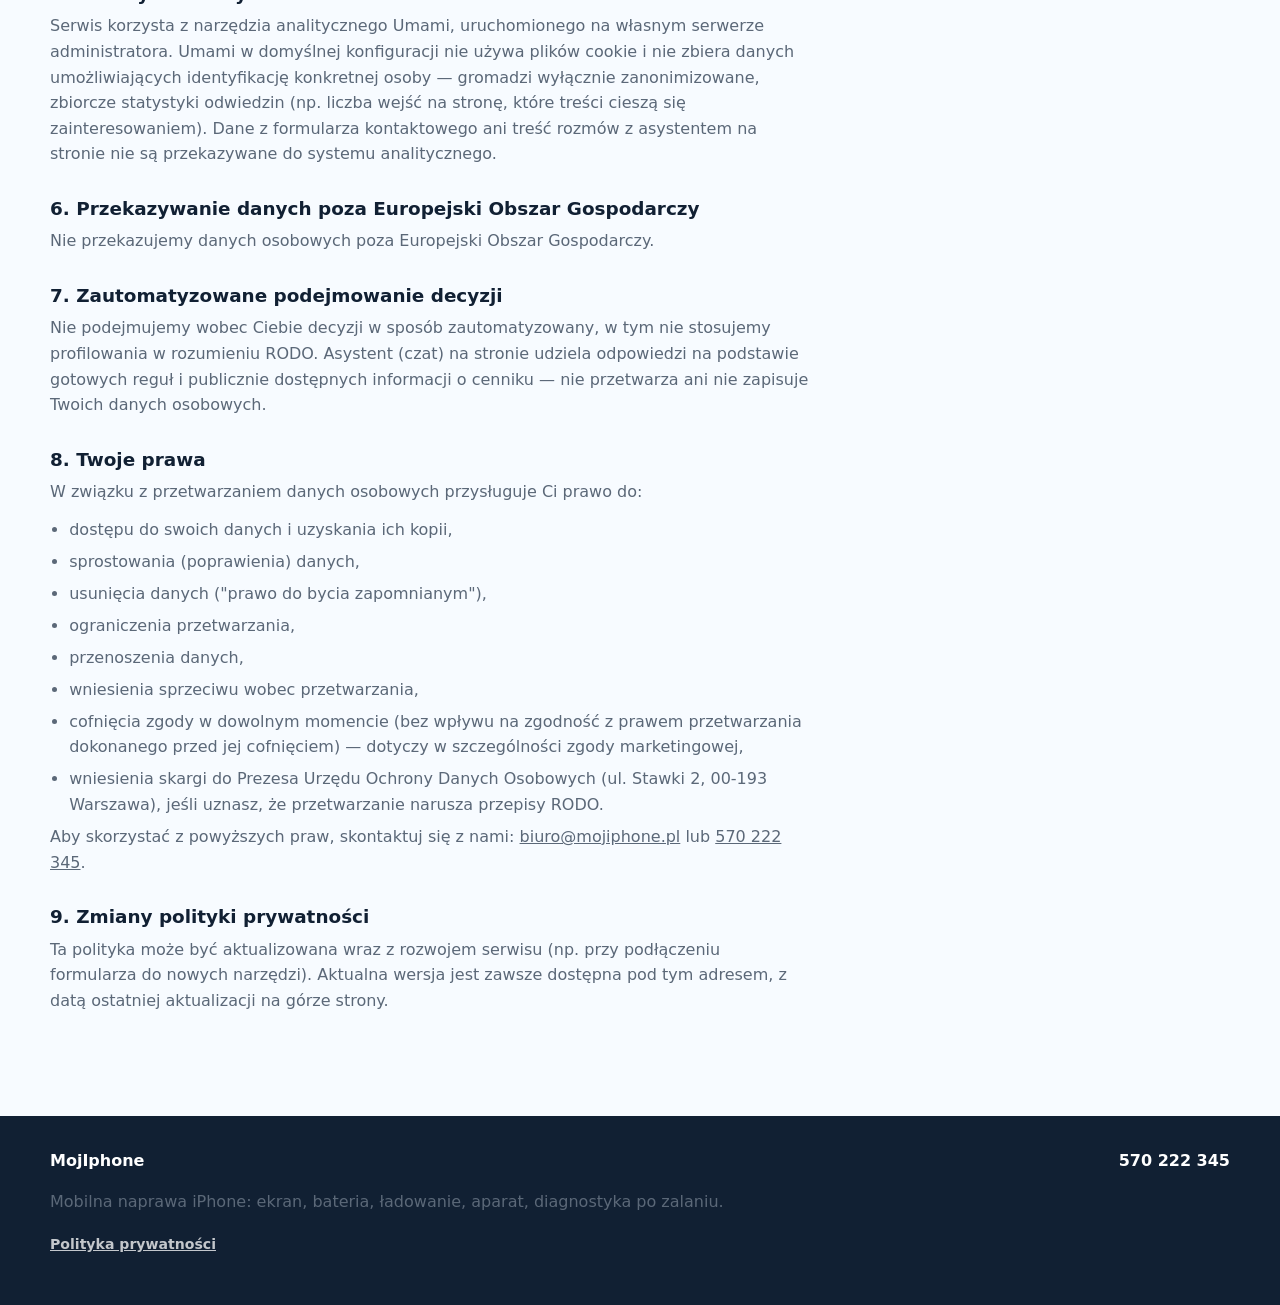
<file: polityka-prywatnosci.html>
<!doctype html>
<html lang="pl">
  <head>
    <meta charset="utf-8">
    <meta name="viewport" content="width=device-width, initial-scale=1">
    <title>Polityka prywatności | MojIphone</title>
    <meta
      name="description"
      content="Polityka prywatności serwisu mojiphone.pl: jakie dane zbieramy przez formularz kontaktowy, w jakim celu, jak długo je przechowujemy i jakie masz prawa zgodnie z RODO."
    >
    <meta name="robots" content="index,follow">
    <link rel="canonical" href="https://mojiphone.pl/polityka-prywatnosci.html">
    <meta property="og:type" content="article">
    <meta property="og:title" content="Polityka prywatności | MojIphone">
    <meta property="og:description" content="Zasady przetwarzania danych osobowych w serwisie mojiphone.pl.">
    <meta property="og:locale" content="pl_PL">
    <link rel="stylesheet" href="styles.css">
    <script defer src="https://analytics.iphone.showflow.pl/script.js" data-website-id="72b84c69-a97a-42fa-a1d1-c10e87437836"></script>
  </head>
  <body>
    <a class="skip-link" href="#main">Przejdź do treści</a>
    <header class="site-header" data-header>
      <a class="brand" href="index.html" aria-label="MojIphone, strona główna">
        <span class="brand-mark" aria-hidden="true">MI</span>
        <span>
          <strong>MojIphone</strong>
          <small>mobilny serwis Apple</small>
        </span>
      </a>
      <button class="nav-toggle" type="button" aria-expanded="false" aria-controls="site-nav" data-nav-toggle>
        <span></span>
        <span></span>
        <span></span>
        <span class="sr-only">Otwórz menu</span>
      </button>
      <nav class="site-nav" id="site-nav" data-nav>
        <a href="index.html#naprawy">Naprawy</a>
        <a href="index.html#cennik">Cennik</a>
        <a href="index.html#opinie">Opinie</a>
        <a href="index.html#faq">FAQ</a>
        <a class="nav-phone" href="tel:+48570222345" data-track="phone_header" aria-label="Zadzwoń do MojIphone, numer 570 222 345">570 222 345</a>
      </nav>
    </header>

    <main id="main">
      <section class="section guide-intro" aria-labelledby="privacy-title">
        <div class="section-heading">
          <p class="eyebrow">Ochrona danych osobowych</p>
          <h1 id="privacy-title">Polityka prywatności</h1>
          <p>Ostatnia aktualizacja: 21 sierpnia 2026 r.</p>
        </div>
      </section>

      <section class="section guide-steps" aria-labelledby="privacy-content-title">
        <div class="section-heading">
          <h2 id="privacy-content-title" class="sr-only">Treść polityki prywatności</h2>
        </div>

        <div class="policy-content">
          <article>
            <h3>1. Administrator danych</h3>
            <p>
              Administratorem danych osobowych zbieranych za pośrednictwem serwisu mojiphone.pl jest MojIphone — Mobilny Serwis iPhone i Apple Watch, Jana III Sobieskiego 20, 44-200 Rybnik<br>
              <em>[NIP: do uzupełnienia przez administratora przed publikacją]</em>.
            </p>
            <p>
              Kontakt w sprawach ochrony danych: e-mail <a href="mailto:biuro@mojiphone.pl">biuro@mojiphone.pl</a>, telefon <a href="tel:+48570222345">570 222 345</a>.
            </p>
          </article>

          <article>
            <h3>2. Jakie dane zbieramy i w jakim celu</h3>
            <p>Dane osobowe zbieramy wyłącznie wtedy, gdy samodzielnie je podasz — wypełniając formularz kontaktowy na stronie, pisząc do nas przez WhatsApp albo dzwoniąc. Formularz kontaktowy prosi o: imię, numer telefonu, model iPhone i opis usterki.</p>
            <div class="price-table-wrap">
              <table class="policy-table">
                <thead>
                  <tr>
                    <th scope="col">Cel przetwarzania</th>
                    <th scope="col">Podstawa prawna</th>
                    <th scope="col">Okres przechowywania</th>
                  </tr>
                </thead>
                <tbody>
                  <tr>
                    <td>Obsługa zgłoszenia (kontakt w sprawie wyceny i umówienia naprawy)</td>
                    <td>Art. 6 ust. 1 lit. b RODO — podjęcie działań na Twoje żądanie przed zawarciem umowy</td>
                    <td>Przez czas obsługi zgłoszenia, nie dłużej niż 12 miesięcy od ostatniego kontaktu, chyba że dłuższy okres wynika z przepisów (np. prawa podatkowego przy wystawionej fakturze)</td>
                  </tr>
                  <tr>
                    <td>Wysyłka informacji marketingowych (np. o promocjach) — tylko jeśli zaznaczysz osobną zgodę</td>
                    <td>Art. 6 ust. 1 lit. a RODO — Twoja dobrowolna zgoda</td>
                    <td>Do czasu wycofania zgody</td>
                  </tr>
                </tbody>
              </table>
            </div>
          </article>

          <article>
            <h3>3. Dobrowolność podania danych</h3>
            <p>Podanie danych w formularzu kontaktowym jest całkowicie dobrowolne. Bez nich nie będziemy jednak w stanie oddzwonić ani przygotować wyceny — to minimum potrzebne do obsługi zgłoszenia. Zgoda na komunikację marketingową jest odrębna, opcjonalna i nie wpływa na możliwość skorzystania z usługi naprawy.</p>
          </article>

          <article>
            <h3>4. Odbiorcy danych</h3>
            <p>Dane nie są sprzedawane ani udostępniane podmiotom trzecim w celach marketingowych innym niż MojIphone. Dane mogą być powierzone podmiotom technicznie wspierającym działanie serwisu (np. dostawca hostingu, poczty e-mail) wyłącznie w zakresie niezbędnym do świadczenia tych usług, na podstawie umów powierzenia przetwarzania danych.</p>
          </article>

          <article>
            <h3>5. Analityka strony</h3>
            <p>Serwis korzysta z narzędzia analitycznego Umami, uruchomionego na własnym serwerze administratora. Umami w domyślnej konfiguracji nie używa plików cookie i nie zbiera danych umożliwiających identyfikację konkretnej osoby — gromadzi wyłącznie zanonimizowane, zbiorcze statystyki odwiedzin (np. liczba wejść na stronę, które treści cieszą się zainteresowaniem). Dane z formularza kontaktowego ani treść rozmów z asystentem na stronie nie są przekazywane do systemu analitycznego.</p>
          </article>

          <article>
            <h3>6. Przekazywanie danych poza Europejski Obszar Gospodarczy</h3>
            <p>Nie przekazujemy danych osobowych poza Europejski Obszar Gospodarczy.</p>
          </article>

          <article>
            <h3>7. Zautomatyzowane podejmowanie decyzji</h3>
            <p>Nie podejmujemy wobec Ciebie decyzji w sposób zautomatyzowany, w tym nie stosujemy profilowania w rozumieniu RODO. Asystent (czat) na stronie udziela odpowiedzi na podstawie gotowych reguł i publicznie dostępnych informacji o cenniku — nie przetwarza ani nie zapisuje Twoich danych osobowych.</p>
          </article>

          <article>
            <h3>8. Twoje prawa</h3>
            <p>W związku z przetwarzaniem danych osobowych przysługuje Ci prawo do:</p>
            <ul>
              <li>dostępu do swoich danych i uzyskania ich kopii,</li>
              <li>sprostowania (poprawienia) danych,</li>
              <li>usunięcia danych ("prawo do bycia zapomnianym"),</li>
              <li>ograniczenia przetwarzania,</li>
              <li>przenoszenia danych,</li>
              <li>wniesienia sprzeciwu wobec przetwarzania,</li>
              <li>cofnięcia zgody w dowolnym momencie (bez wpływu na zgodność z prawem przetwarzania dokonanego przed jej cofnięciem) — dotyczy w szczególności zgody marketingowej,</li>
              <li>wniesienia skargi do Prezesa Urzędu Ochrony Danych Osobowych (ul. Stawki 2, 00-193 Warszawa), jeśli uznasz, że przetwarzanie narusza przepisy RODO.</li>
            </ul>
            <p>Aby skorzystać z powyższych praw, skontaktuj się z nami: <a href="mailto:biuro@mojiphone.pl">biuro@mojiphone.pl</a> lub <a href="tel:+48570222345">570 222 345</a>.</p>
          </article>

          <article>
            <h3>9. Zmiany polityki prywatności</h3>
            <p>Ta polityka może być aktualizowana wraz z rozwojem serwisu (np. przy podłączeniu formularza do nowych narzędzi). Aktualna wersja jest zawsze dostępna pod tym adresem, z datą ostatniej aktualizacji na górze strony.</p>
          </article>
        </div>
      </section>
    </main>

    <footer class="site-footer">
      <div>
        <strong>MojIphone</strong>
        <p>Mobilna naprawa iPhone: ekran, bateria, ładowanie, aparat, diagnostyka po zalaniu.</p>
        <p><a class="footer-privacy-link" href="polityka-prywatnosci.html">Polityka prywatności</a></p>
      </div>
      <div>
        <a href="tel:+48570222345" data-track="phone_footer" aria-label="Zadzwoń do MojIphone, numer 570 222 345">570 222 345</a>
      </div>
    </footer>

    <div class="contact-dock" aria-label="Wybierz sposób kontaktu">
      <a class="contact-dock-button contact-dock-whatsapp" href="https://wa.me/48570222345?text=Cze%C5%9B%C4%87%2C%20chcia%C5%82bym%20zapyta%C4%87%20o%20napraw%C4%99%20iPhone" target="_blank" rel="noopener" data-track="whatsapp_dock" aria-label="Napisz na WhatsApp: 570 222 345">
        <svg viewBox="0 0 24 24" fill="currentColor" aria-hidden="true" focusable="false"><path d="M12 2C6.5 2 2 6.1 2 11.2c0 1.9.6 3.7 1.7 5.2L2 22l5.8-1.6c1.3.7 2.7 1 4.2 1 5.5 0 10-4.1 10-9.2C22 6.1 17.5 2 12 2zm0 16.6c-1.3 0-2.6-.3-3.7-1l-.3-.2-3.4 1 .9-3.3-.2-.3c-1-1.4-1.5-2.9-1.5-4.6 0-4.2 3.7-7.6 8.2-7.6s8.2 3.4 8.2 7.6-3.7 7.6-8.2 7.6zm4.5-5.7c-.2-.1-1.5-.7-1.7-.8-.2-.1-.4-.1-.6.1-.2.2-.7.8-.8.9-.1.2-.3.2-.5.1-.2-.1-1-.4-1.9-1.2-.7-.6-1.2-1.4-1.3-1.6-.1-.2 0-.4.1-.5.1-.1.2-.3.4-.4.1-.1.2-.2.2-.4.1-.1 0-.3 0-.4-.1-.1-.6-1.4-.8-1.9-.2-.5-.4-.4-.6-.4h-.5c-.2 0-.4.1-.6.3-.2.2-.8.8-.8 1.9s.8 2.2.9 2.4c.1.2 1.6 2.5 4 3.5.6.2 1 .4 1.3.5.6.2 1.1.2 1.5.1.5-.1 1.5-.6 1.7-1.2.2-.6.2-1.1.1-1.2-.1-.1-.2-.2-.4-.3z"/></svg>
        <span class="sr-only">WhatsApp</span>
      </a>
      <a class="contact-dock-button contact-dock-phone" href="tel:+48570222345" data-track="phone_dock" aria-label="Zadzwoń: 570 222 345">
        <svg viewBox="0 0 24 24" fill="currentColor" aria-hidden="true" focusable="false"><path d="M6.6 10.8c1.4 2.8 3.8 5.2 6.6 6.6l2.2-2.2c.3-.3.7-.4 1-.2 1.1.4 2.3.6 3.6.6.6 0 1 .4 1 1V20c0 .6-.4 1-1 1C10.6 21 3 13.4 3 4c0-.6.4-1 1-1h3.5c.6 0 1 .4 1 1 0 1.3.2 2.5.6 3.6.1.4 0 .8-.2 1L6.6 10.8z"/></svg>
        <span class="sr-only">Zadzwoń</span>
      </a>
    </div>

    <script src="cennik.js" defer></script>
    <script src="script.js" defer></script>
  </body>
</html>
</file>
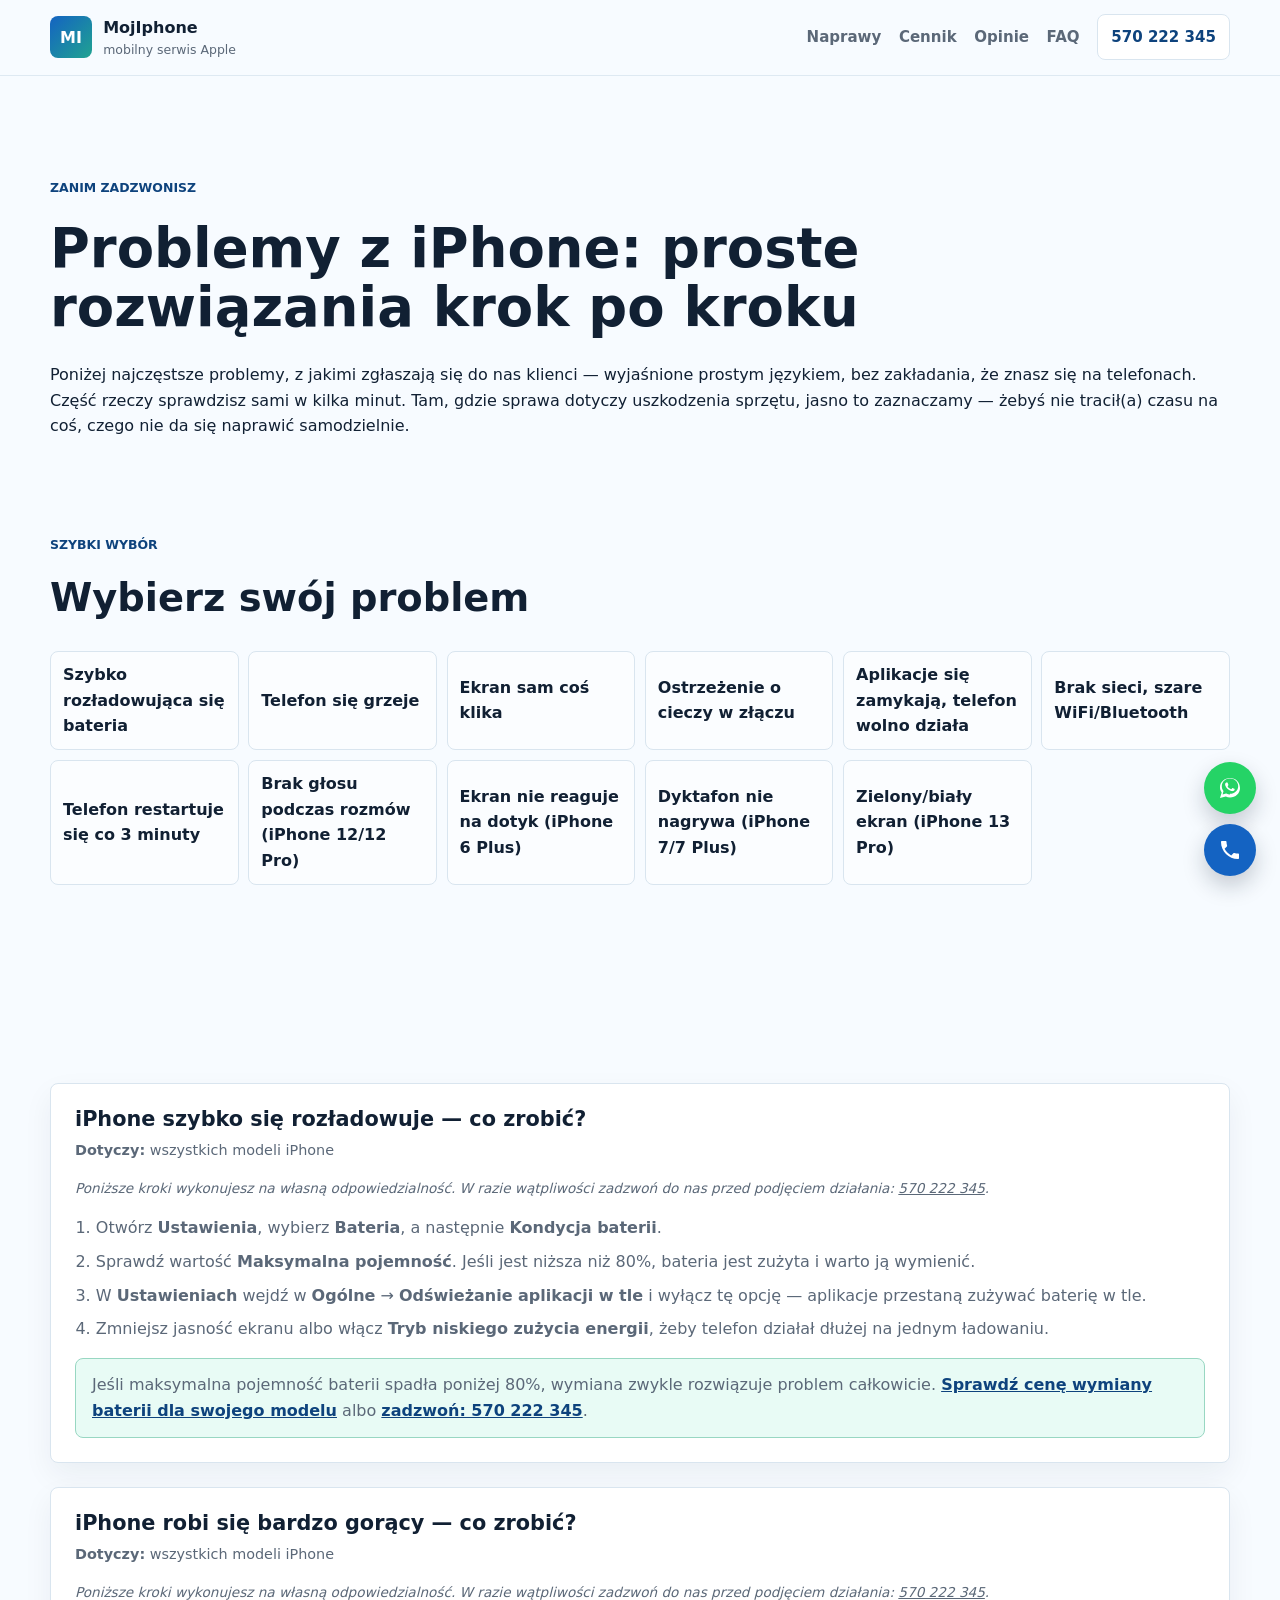
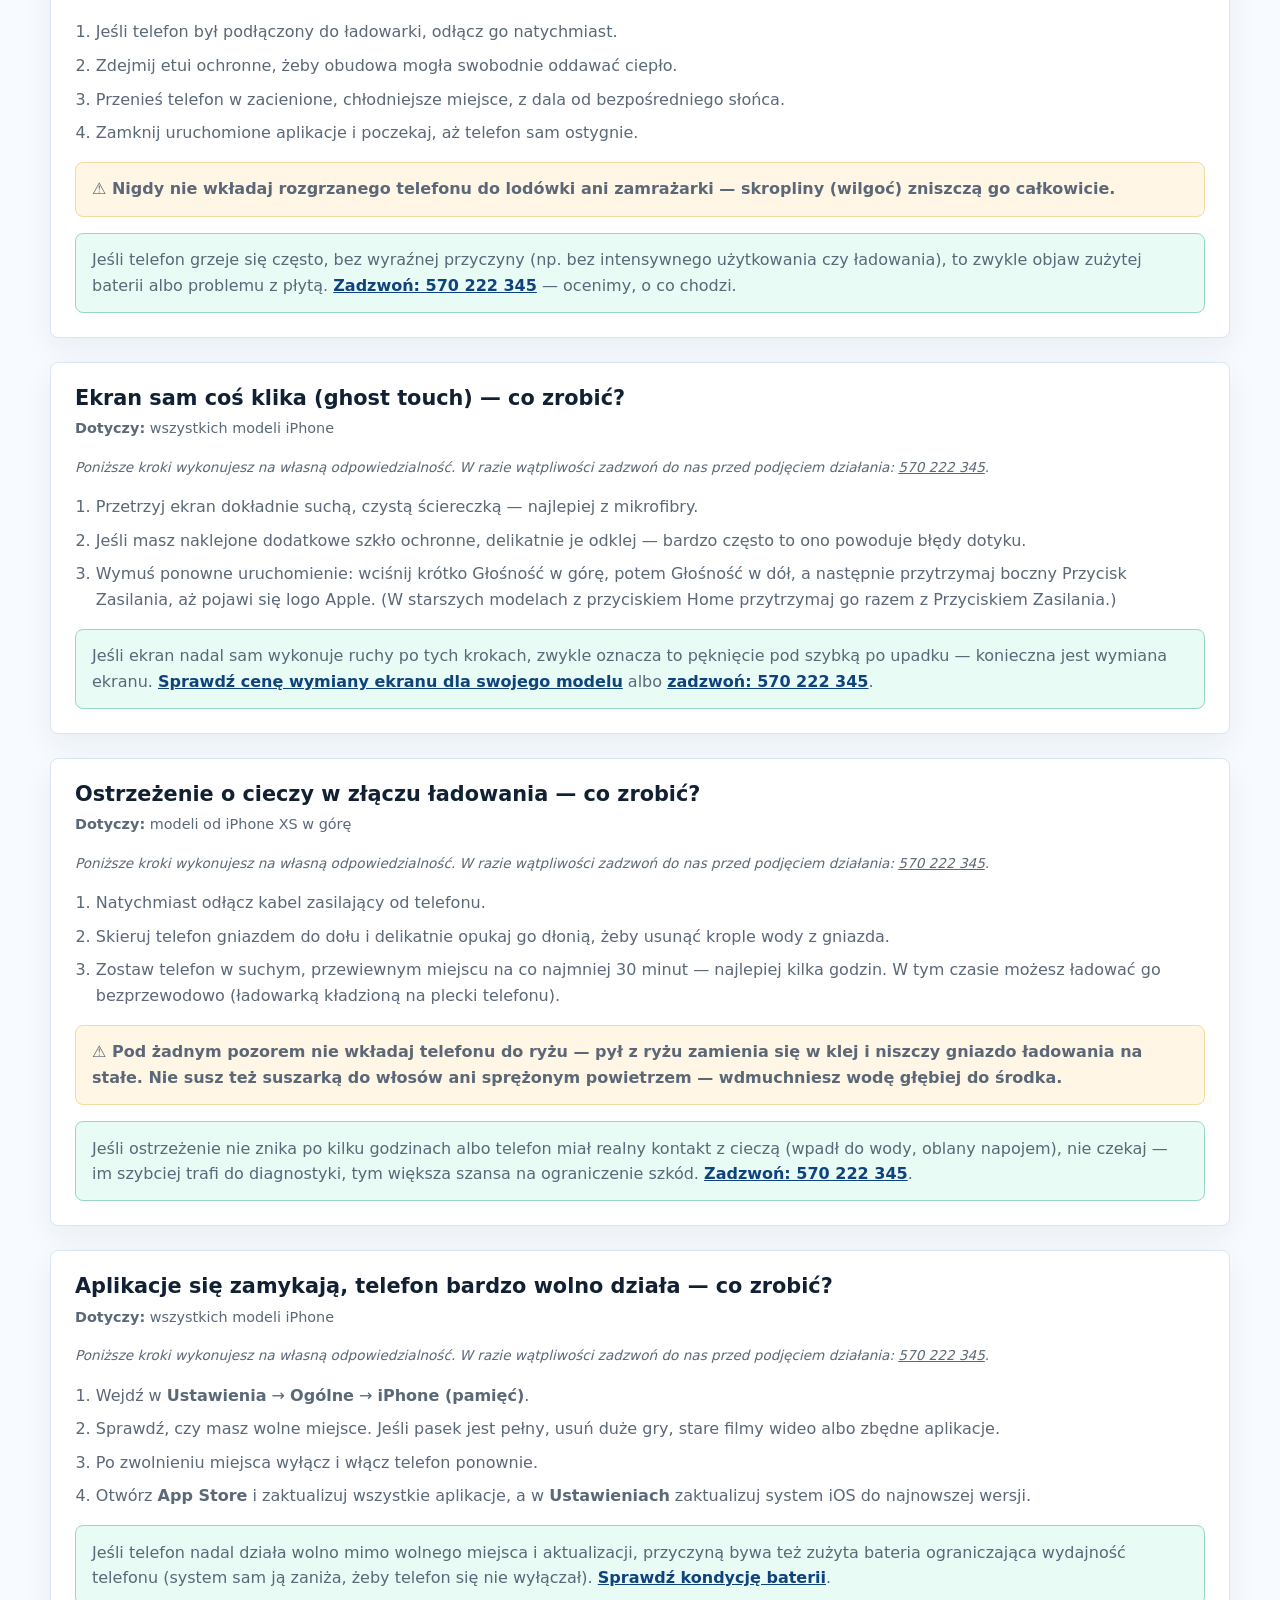
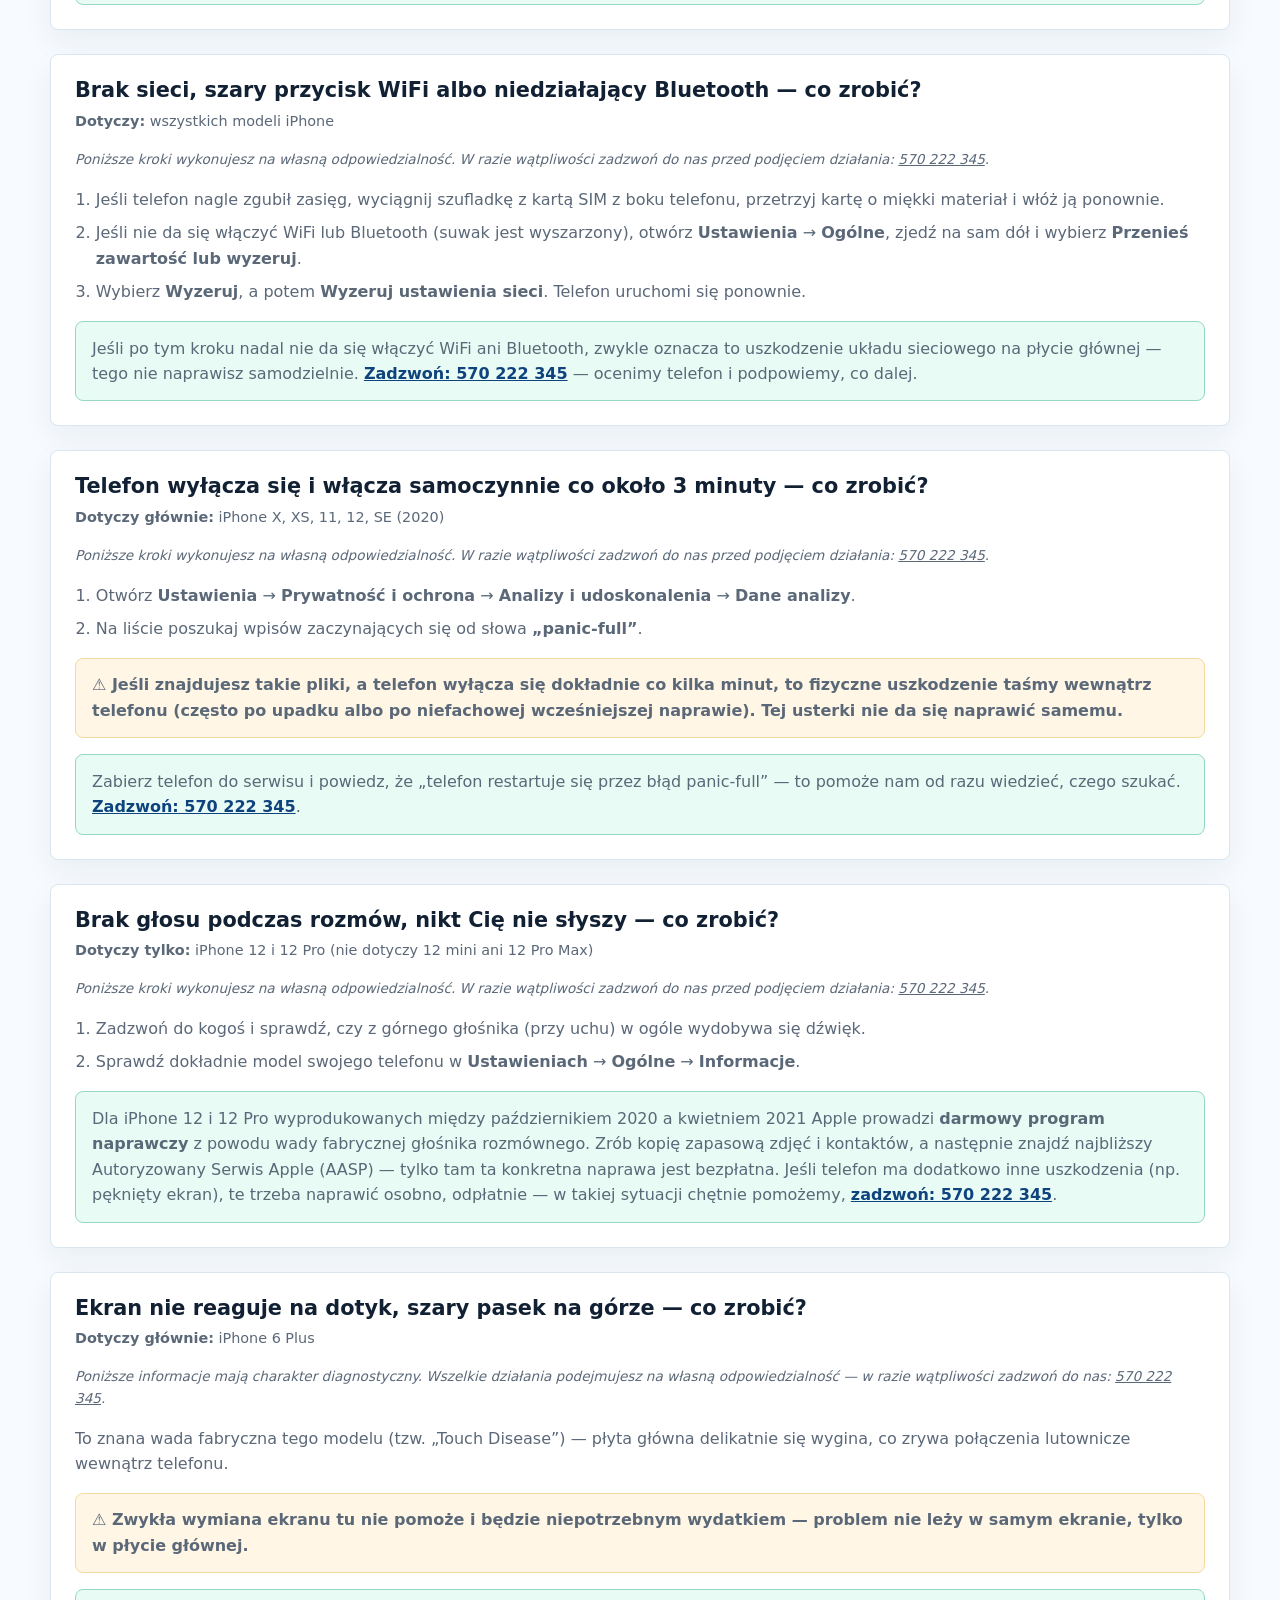
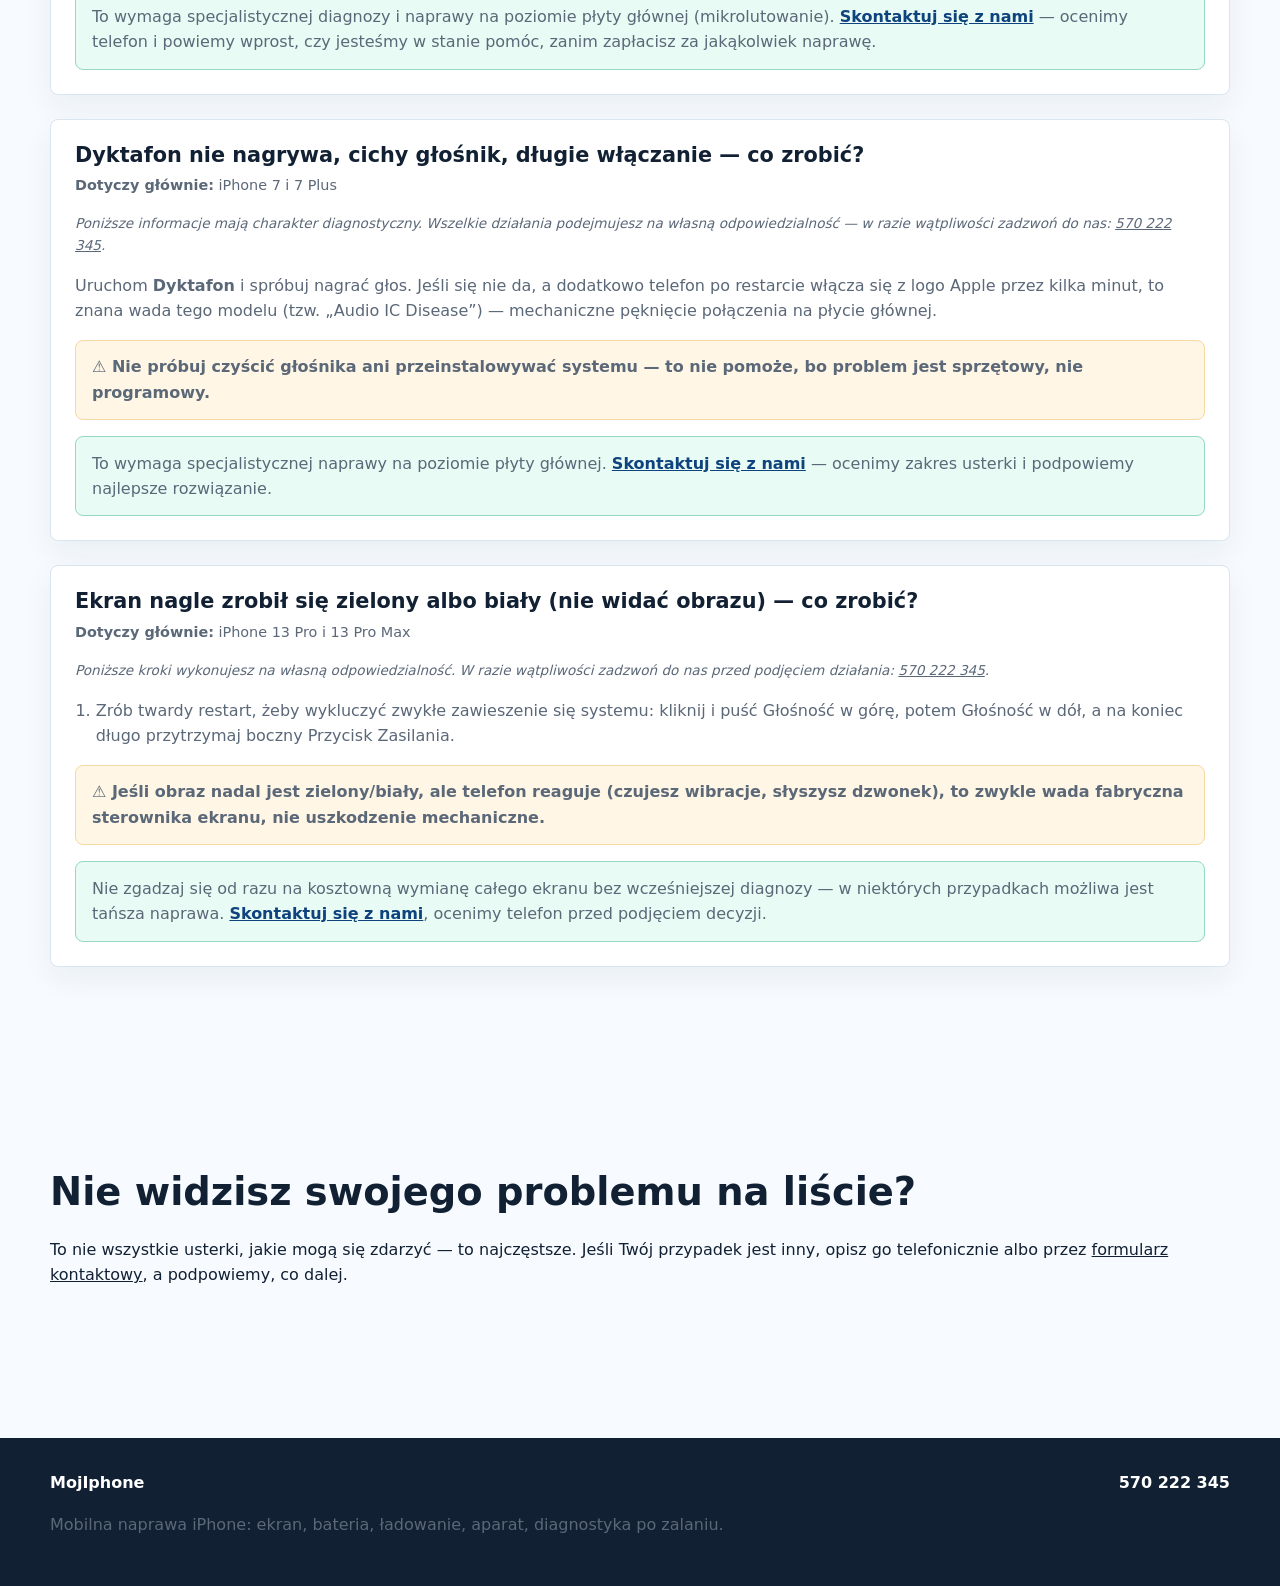
<file: problemy-z-iphone.html>
<!doctype html>
<html lang="pl">
  <head>
    <meta charset="utf-8">
    <meta name="viewport" content="width=device-width, initial-scale=1">
    <title>Problemy z iPhone: proste rozwiązania krok po kroku | MojIphone</title>
    <meta
      name="description"
      content="iPhone szybko się rozładowuje, grzeje, sam klika, wyświetla ostrzeżenie o cieczy? Proste kroki krok po kroku, bez fachowej wiedzy, plus informacja kiedy potrzebna jest wizyta w serwisie."
    >
    <meta name="robots" content="index,follow,max-image-preview:large">
    <link rel="canonical" href="https://mojiphone.pl/problemy-z-iphone.html">
    <meta property="og:type" content="article">
    <meta property="og:title" content="Problemy z iPhone: proste rozwiązania krok po kroku">
    <meta property="og:description" content="Najczęstsze problemy z iPhone wyjaśnione prostym językiem: co możesz sprawdzić sam, i kiedy potrzebna jest pomoc serwisu.">
    <meta property="og:locale" content="pl_PL">
    <link rel="stylesheet" href="styles.css">
    <script defer src="https://analytics.iphone.showflow.pl/script.js" data-website-id="72b84c69-a97a-42fa-a1d1-c10e87437836"></script>
    <script type="application/ld+json">
      {
        "@context": "https://schema.org",
        "@graph": [
          {
            "@type": "WebPage",
            "@id": "https://mojiphone.pl/problemy-z-iphone.html#webpage",
            "url": "https://mojiphone.pl/problemy-z-iphone.html",
            "name": "Problemy z iPhone: proste rozwiązania krok po kroku",
            "isPartOf": { "@id": "https://mojiphone.pl/#website" },
            "about": { "@id": "https://mojiphone.pl/#business" },
            "inLanguage": "pl-PL"
          },
          {
            "@type": "BreadcrumbList",
            "itemListElement": [
              { "@type": "ListItem", "position": 1, "name": "Strona główna", "item": "https://mojiphone.pl/" },
              { "@type": "ListItem", "position": 2, "name": "Problemy z iPhone", "item": "https://mojiphone.pl/problemy-z-iphone.html" }
            ]
          },
          {
            "@type": "FAQPage",
            "mainEntity": [
              {
                "@type": "Question",
                "name": "Dlaczego iPhone szybko się rozładowuje?",
                "acceptedAnswer": { "@type": "Answer", "text": "Sprawdź kondycję baterii w Ustawieniach → Bateria → Kondycja baterii. Jeśli maksymalna pojemność spadła poniżej 80%, bateria jest zużyta i warto ją wymienić. Pomaga też wyłączenie odświeżania aplikacji w tle i włączenie trybu niskiego zużycia energii." }
              },
              {
                "@type": "Question",
                "name": "Dlaczego iPhone się grzeje?",
                "acceptedAnswer": { "@type": "Answer", "text": "Odłącz telefon od ładowarki, zdejmij etui, przenieś telefon w chłodne, zacienione miejsce i zamknij aplikacje działające w tle. Nigdy nie wkładaj telefonu do lodówki. Jeśli grzanie się powtarza bez wyraźnej przyczyny, warto zrobić diagnostykę baterii." }
              },
              {
                "@type": "Question",
                "name": "Co zrobić, gdy ekran iPhone sam się dotyka (ghost touch)?",
                "acceptedAnswer": { "@type": "Answer", "text": "Przetrzyj ekran suchą ściereczką z mikrofibry, zdejmij dodatkowe szkło ochronne i zrób twardy restart. Jeśli błędy dotyku nie ustępują, zwykle oznacza to uszkodzenie ekranu po upadku i konieczna jest jego wymiana." }
              },
              {
                "@type": "Question",
                "name": "iPhone pokazuje ostrzeżenie o cieczy w złączu ładowania - co robić?",
                "acceptedAnswer": { "@type": "Answer", "text": "Odłącz kabel, nie wkładaj telefonu do ryżu, nie susz suszarką ani sprężonym powietrzem. Skieruj gniazdo w dół, delikatnie opukaj telefon i zostaw go w suchym miejscu na kilka godzin. Jeśli ostrzeżenie nie znika, potrzebna jest profesjonalna diagnostyka po zalaniu." }
              },
              {
                "@type": "Question",
                "name": "Dlaczego aplikacje na iPhone się zamykają, a telefon wolno działa?",
                "acceptedAnswer": { "@type": "Answer", "text": "Sprawdź wolne miejsce w Ustawieniach → Ogólne → iPhone (pamięć), usuń zbędne pliki i aplikacje, zaktualizuj aplikacje w App Store i system iOS. Jeśli spowolnienie utrzymuje się mimo wolnego miejsca, przyczyną bywa też zużyta bateria." }
              },
              {
                "@type": "Question",
                "name": "Co zrobić, gdy iPhone nie ma sieci albo WiFi/Bluetooth jest wyszarzone?",
                "acceptedAnswer": { "@type": "Answer", "text": "Wyjmij i włóż ponownie kartę SIM, a jeśli WiFi lub Bluetooth nie da się włączyć, zresetuj ustawienia sieciowe w Ustawieniach → Ogólne → Przenieś zawartość lub wyzeruj. Jeśli to nie pomoże, zwykle jest to uszkodzenie sprzętowe wymagające serwisu." }
              }
            ]
          }
        ]
      }
    </script>
  </head>
  <body class="page-problems">
    <a class="skip-link" href="#main">Przejdź do treści</a>
    <header class="site-header" data-header>
      <a class="brand" href="index.html" aria-label="MojIphone, strona główna">
        <span class="brand-mark" aria-hidden="true">MI</span>
        <span>
          <strong>MojIphone</strong>
          <small>mobilny serwis Apple</small>
        </span>
      </a>
      <button class="nav-toggle" type="button" aria-expanded="false" aria-controls="site-nav" data-nav-toggle>
        <span></span>
        <span></span>
        <span></span>
        <span class="sr-only">Otwórz menu</span>
      </button>
      <nav class="site-nav" id="site-nav" data-nav>
        <a href="index.html#naprawy">Naprawy</a>
        <a href="index.html#cennik">Cennik</a>
        <!-- Zakładka "Pomoc" tymczasowo wyłączona - poradnik będzie rozbudowywany później.
        <a href="problemy-z-iphone.html">Pomoc</a>
        -->
        <a href="index.html#opinie">Opinie</a>
        <a href="index.html#faq">FAQ</a>
        <a class="nav-phone" href="tel:+48570222345" data-track="phone_header" aria-label="Zadzwoń do MojIphone, numer 570 222 345">570 222 345</a>
      </nav>
    </header>

    <main id="main">
      <section class="section guide-intro" aria-labelledby="problems-title">
        <div class="section-heading">
          <p class="eyebrow">Zanim zadzwonisz</p>
          <h1 id="problems-title">Problemy z iPhone: proste rozwiązania krok po kroku</h1>
          <p>
            Poniżej najczęstsze problemy, z jakimi zgłaszają się do nas klienci — wyjaśnione prostym językiem, bez zakładania, że znasz się na telefonach. Część rzeczy sprawdzisz sami w kilka minut. Tam, gdzie sprawa dotyczy uszkodzenia sprzętu, jasno to zaznaczamy — żebyś nie tracił(a) czasu na coś, czego nie da się naprawić samodzielnie.
          </p>
        </div>
      </section>

      <section class="section guide-toc" aria-labelledby="toc-title">
        <div class="section-heading">
          <p class="eyebrow">Szybki wybór</p>
          <h2 id="toc-title">Wybierz swój problem</h2>
        </div>
        <div class="guide-model-grid">
          <a class="model-button" href="#bateria">Szybko rozładowująca się bateria</a>
          <a class="model-button" href="#przegrzewanie">Telefon się grzeje</a>
          <a class="model-button" href="#ghost-touch">Ekran sam coś klika</a>
          <a class="model-button" href="#zalanie">Ostrzeżenie o cieczy w złączu</a>
          <a class="model-button" href="#pamiec">Aplikacje się zamykają, telefon wolno działa</a>
          <a class="model-button" href="#siec">Brak sieci, szare WiFi/Bluetooth</a>
          <a class="model-button" href="#restart-co-3-minuty">Telefon restartuje się co 3 minuty</a>
          <a class="model-button" href="#brak-glosu-12">Brak głosu podczas rozmów (iPhone 12/12 Pro)</a>
          <a class="model-button" href="#touch-disease-6plus">Ekran nie reaguje na dotyk (iPhone 6 Plus)</a>
          <a class="model-button" href="#audio-ic-7">Dyktafon nie nagrywa (iPhone 7/7 Plus)</a>
          <a class="model-button" href="#zielony-ekran-13pro">Zielony/biały ekran (iPhone 13 Pro)</a>
        </div>
      </section>

      <section class="section guide-steps problems-list" aria-labelledby="problems-list-title">
        <div class="section-heading">
          <h2 id="problems-list-title" class="sr-only">Lista problemów</h2>
        </div>

        <article class="problem-item" id="bateria">
          <h3>iPhone szybko się rozładowuje — co zrobić?</h3>
          <p class="problem-models"><strong>Dotyczy:</strong> wszystkich modeli iPhone</p>
          <p class="problem-disclaimer">Poniższe kroki wykonujesz na własną odpowiedzialność. W razie wątpliwości zadzwoń do nas przed podjęciem działania: <a href="tel:+48570222345">570 222 345</a>.</p>
          <ol>
            <li>Otwórz <strong>Ustawienia</strong>, wybierz <strong>Bateria</strong>, a następnie <strong>Kondycja baterii</strong>.</li>
            <li>Sprawdź wartość <strong>Maksymalna pojemność</strong>. Jeśli jest niższa niż 80%, bateria jest zużyta i warto ją wymienić.</li>
            <li>W <strong>Ustawieniach</strong> wejdź w <strong>Ogólne</strong> → <strong>Odświeżanie aplikacji w tle</strong> i wyłącz tę opcję — aplikacje przestaną zużywać baterię w tle.</li>
            <li>Zmniejsz jasność ekranu albo włącz <strong>Tryb niskiego zużycia energii</strong>, żeby telefon działał dłużej na jednym ładowaniu.</li>
          </ol>
          <p class="problem-callout">Jeśli maksymalna pojemność baterii spadła poniżej 80%, wymiana zwykle rozwiązuje problem całkowicie. <a href="index.html#cennik">Sprawdź cenę wymiany baterii dla swojego modelu</a> albo <a href="tel:+48570222345" data-track="phone_problems">zadzwoń: 570 222 345</a>.</p>
        </article>

        <article class="problem-item" id="przegrzewanie">
          <h3>iPhone robi się bardzo gorący — co zrobić?</h3>
          <p class="problem-models"><strong>Dotyczy:</strong> wszystkich modeli iPhone</p>
          <p class="problem-disclaimer">Poniższe kroki wykonujesz na własną odpowiedzialność. W razie wątpliwości zadzwoń do nas przed podjęciem działania: <a href="tel:+48570222345">570 222 345</a>.</p>
          <ol>
            <li>Jeśli telefon był podłączony do ładowarki, odłącz go natychmiast.</li>
            <li>Zdejmij etui ochronne, żeby obudowa mogła swobodnie oddawać ciepło.</li>
            <li>Przenieś telefon w zacienione, chłodniejsze miejsce, z dala od bezpośredniego słońca.</li>
            <li>Zamknij uruchomione aplikacje i poczekaj, aż telefon sam ostygnie.</li>
          </ol>
          <p class="problem-warning">⚠️ Nigdy nie wkładaj rozgrzanego telefonu do lodówki ani zamrażarki — skropliny (wilgoć) zniszczą go całkowicie.</p>
          <p class="problem-callout">Jeśli telefon grzeje się często, bez wyraźnej przyczyny (np. bez intensywnego użytkowania czy ładowania), to zwykle objaw zużytej baterii albo problemu z płytą. <a href="tel:+48570222345" data-track="phone_problems">Zadzwoń: 570 222 345</a> — ocenimy, o co chodzi.</p>
        </article>

        <article class="problem-item" id="ghost-touch">
          <h3>Ekran sam coś klika (ghost touch) — co zrobić?</h3>
          <p class="problem-models"><strong>Dotyczy:</strong> wszystkich modeli iPhone</p>
          <p class="problem-disclaimer">Poniższe kroki wykonujesz na własną odpowiedzialność. W razie wątpliwości zadzwoń do nas przed podjęciem działania: <a href="tel:+48570222345">570 222 345</a>.</p>
          <ol>
            <li>Przetrzyj ekran dokładnie suchą, czystą ściereczką — najlepiej z mikrofibry.</li>
            <li>Jeśli masz naklejone dodatkowe szkło ochronne, delikatnie je odklej — bardzo często to ono powoduje błędy dotyku.</li>
            <li>Wymuś ponowne uruchomienie: wciśnij krótko Głośność w górę, potem Głośność w dół, a następnie przytrzymaj boczny Przycisk Zasilania, aż pojawi się logo Apple. (W starszych modelach z przyciskiem Home przytrzymaj go razem z Przyciskiem Zasilania.)</li>
          </ol>
          <p class="problem-callout">Jeśli ekran nadal sam wykonuje ruchy po tych krokach, zwykle oznacza to pęknięcie pod szybką po upadku — konieczna jest wymiana ekranu. <a href="index.html#cennik">Sprawdź cenę wymiany ekranu dla swojego modelu</a> albo <a href="tel:+48570222345" data-track="phone_problems">zadzwoń: 570 222 345</a>.</p>
        </article>

        <article class="problem-item" id="zalanie">
          <h3>Ostrzeżenie o cieczy w złączu ładowania — co zrobić?</h3>
          <p class="problem-models"><strong>Dotyczy:</strong> modeli od iPhone XS w górę</p>
          <p class="problem-disclaimer">Poniższe kroki wykonujesz na własną odpowiedzialność. W razie wątpliwości zadzwoń do nas przed podjęciem działania: <a href="tel:+48570222345">570 222 345</a>.</p>
          <ol>
            <li>Natychmiast odłącz kabel zasilający od telefonu.</li>
            <li>Skieruj telefon gniazdem do dołu i delikatnie opukaj go dłonią, żeby usunąć krople wody z gniazda.</li>
            <li>Zostaw telefon w suchym, przewiewnym miejscu na co najmniej 30 minut — najlepiej kilka godzin. W tym czasie możesz ładować go bezprzewodowo (ładowarką kładzioną na plecki telefonu).</li>
          </ol>
          <p class="problem-warning">⚠️ Pod żadnym pozorem nie wkładaj telefonu do ryżu — pył z ryżu zamienia się w klej i niszczy gniazdo ładowania na stałe. Nie susz też suszarką do włosów ani sprężonym powietrzem — wdmuchniesz wodę głębiej do środka.</p>
          <p class="problem-callout">Jeśli ostrzeżenie nie znika po kilku godzinach albo telefon miał realny kontakt z cieczą (wpadł do wody, oblany napojem), nie czekaj — im szybciej trafi do diagnostyki, tym większa szansa na ograniczenie szkód. <a href="tel:+48570222345" data-track="phone_problems">Zadzwoń: 570 222 345</a>.</p>
        </article>

        <article class="problem-item" id="pamiec">
          <h3>Aplikacje się zamykają, telefon bardzo wolno działa — co zrobić?</h3>
          <p class="problem-models"><strong>Dotyczy:</strong> wszystkich modeli iPhone</p>
          <p class="problem-disclaimer">Poniższe kroki wykonujesz na własną odpowiedzialność. W razie wątpliwości zadzwoń do nas przed podjęciem działania: <a href="tel:+48570222345">570 222 345</a>.</p>
          <ol>
            <li>Wejdź w <strong>Ustawienia</strong> → <strong>Ogólne</strong> → <strong>iPhone (pamięć)</strong>.</li>
            <li>Sprawdź, czy masz wolne miejsce. Jeśli pasek jest pełny, usuń duże gry, stare filmy wideo albo zbędne aplikacje.</li>
            <li>Po zwolnieniu miejsca wyłącz i włącz telefon ponownie.</li>
            <li>Otwórz <strong>App Store</strong> i zaktualizuj wszystkie aplikacje, a w <strong>Ustawieniach</strong> zaktualizuj system iOS do najnowszej wersji.</li>
          </ol>
          <p class="problem-callout">Jeśli telefon nadal działa wolno mimo wolnego miejsca i aktualizacji, przyczyną bywa też zużyta bateria ograniczająca wydajność telefonu (system sam ją zaniża, żeby telefon się nie wyłączał). <a href="#bateria">Sprawdź kondycję baterii</a>.</p>
        </article>

        <article class="problem-item" id="siec">
          <h3>Brak sieci, szary przycisk WiFi albo niedziałający Bluetooth — co zrobić?</h3>
          <p class="problem-models"><strong>Dotyczy:</strong> wszystkich modeli iPhone</p>
          <p class="problem-disclaimer">Poniższe kroki wykonujesz na własną odpowiedzialność. W razie wątpliwości zadzwoń do nas przed podjęciem działania: <a href="tel:+48570222345">570 222 345</a>.</p>
          <ol>
            <li>Jeśli telefon nagle zgubił zasięg, wyciągnij szufladkę z kartą SIM z boku telefonu, przetrzyj kartę o miękki materiał i włóż ją ponownie.</li>
            <li>Jeśli nie da się włączyć WiFi lub Bluetooth (suwak jest wyszarzony), otwórz <strong>Ustawienia</strong> → <strong>Ogólne</strong>, zjedź na sam dół i wybierz <strong>Przenieś zawartość lub wyzeruj</strong>.</li>
            <li>Wybierz <strong>Wyzeruj</strong>, a potem <strong>Wyzeruj ustawienia sieci</strong>. Telefon uruchomi się ponownie.</li>
          </ol>
          <p class="problem-callout">Jeśli po tym kroku nadal nie da się włączyć WiFi ani Bluetooth, zwykle oznacza to uszkodzenie układu sieciowego na płycie głównej — tego nie naprawisz samodzielnie. <a href="tel:+48570222345" data-track="phone_problems">Zadzwoń: 570 222 345</a> — ocenimy telefon i podpowiemy, co dalej.</p>
        </article>

        <article class="problem-item" id="restart-co-3-minuty">
          <h3>Telefon wyłącza się i włącza samoczynnie co około 3 minuty — co zrobić?</h3>
          <p class="problem-models"><strong>Dotyczy głównie:</strong> iPhone X, XS, 11, 12, SE (2020)</p>
          <p class="problem-disclaimer">Poniższe kroki wykonujesz na własną odpowiedzialność. W razie wątpliwości zadzwoń do nas przed podjęciem działania: <a href="tel:+48570222345">570 222 345</a>.</p>
          <ol>
            <li>Otwórz <strong>Ustawienia</strong> → <strong>Prywatność i ochrona</strong> → <strong>Analizy i udoskonalenia</strong> → <strong>Dane analizy</strong>.</li>
            <li>Na liście poszukaj wpisów zaczynających się od słowa <strong>„panic-full”</strong>.</li>
          </ol>
          <p class="problem-warning">⚠️ Jeśli znajdujesz takie pliki, a telefon wyłącza się dokładnie co kilka minut, to fizyczne uszkodzenie taśmy wewnątrz telefonu (często po upadku albo po niefachowej wcześniejszej naprawie). Tej usterki nie da się naprawić samemu.</p>
          <p class="problem-callout">Zabierz telefon do serwisu i powiedz, że „telefon restartuje się przez błąd panic-full” — to pomoże nam od razu wiedzieć, czego szukać. <a href="tel:+48570222345" data-track="phone_problems">Zadzwoń: 570 222 345</a>.</p>
        </article>

        <article class="problem-item" id="brak-glosu-12">
          <h3>Brak głosu podczas rozmów, nikt Cię nie słyszy — co zrobić?</h3>
          <p class="problem-models"><strong>Dotyczy tylko:</strong> iPhone 12 i 12 Pro (nie dotyczy 12 mini ani 12 Pro Max)</p>
          <p class="problem-disclaimer">Poniższe kroki wykonujesz na własną odpowiedzialność. W razie wątpliwości zadzwoń do nas przed podjęciem działania: <a href="tel:+48570222345">570 222 345</a>.</p>
          <ol>
            <li>Zadzwoń do kogoś i sprawdź, czy z górnego głośnika (przy uchu) w ogóle wydobywa się dźwięk.</li>
            <li>Sprawdź dokładnie model swojego telefonu w <strong>Ustawieniach</strong> → <strong>Ogólne</strong> → <strong>Informacje</strong>.</li>
          </ol>
          <p class="problem-callout">
            Dla iPhone 12 i 12 Pro wyprodukowanych między październikiem 2020 a kwietniem 2021 Apple prowadzi <strong>darmowy program naprawczy</strong> z powodu wady fabrycznej głośnika rozmównego. Zrób kopię zapasową zdjęć i kontaktów, a następnie znajdź najbliższy Autoryzowany Serwis Apple (AASP) — tylko tam ta konkretna naprawa jest bezpłatna. Jeśli telefon ma dodatkowo inne uszkodzenia (np. pęknięty ekran), te trzeba naprawić osobno, odpłatnie — w takiej sytuacji chętnie pomożemy, <a href="tel:+48570222345" data-track="phone_problems">zadzwoń: 570 222 345</a>.
          </p>
        </article>

        <article class="problem-item" id="touch-disease-6plus">
          <h3>Ekran nie reaguje na dotyk, szary pasek na górze — co zrobić?</h3>
          <p class="problem-models"><strong>Dotyczy głównie:</strong> iPhone 6 Plus</p>
          <p class="problem-disclaimer">Poniższe informacje mają charakter diagnostyczny. Wszelkie działania podejmujesz na własną odpowiedzialność — w razie wątpliwości zadzwoń do nas: <a href="tel:+48570222345">570 222 345</a>.</p>
          <p>To znana wada fabryczna tego modelu (tzw. „Touch Disease”) — płyta główna delikatnie się wygina, co zrywa połączenia lutownicze wewnątrz telefonu.</p>
          <p class="problem-warning">⚠️ Zwykła wymiana ekranu tu nie pomoże i będzie niepotrzebnym wydatkiem — problem nie leży w samym ekranie, tylko w płycie głównej.</p>
          <p class="problem-callout">To wymaga specjalistycznej diagnozy i naprawy na poziomie płyty głównej (mikrolutowanie). <a href="tel:+48570222345" data-track="phone_problems">Skontaktuj się z nami</a> — ocenimy telefon i powiemy wprost, czy jesteśmy w stanie pomóc, zanim zapłacisz za jakąkolwiek naprawę.</p>
        </article>

        <article class="problem-item" id="audio-ic-7">
          <h3>Dyktafon nie nagrywa, cichy głośnik, długie włączanie — co zrobić?</h3>
          <p class="problem-models"><strong>Dotyczy głównie:</strong> iPhone 7 i 7 Plus</p>
          <p class="problem-disclaimer">Poniższe informacje mają charakter diagnostyczny. Wszelkie działania podejmujesz na własną odpowiedzialność — w razie wątpliwości zadzwoń do nas: <a href="tel:+48570222345">570 222 345</a>.</p>
          <p>Uruchom <strong>Dyktafon</strong> i spróbuj nagrać głos. Jeśli się nie da, a dodatkowo telefon po restarcie włącza się z logo Apple przez kilka minut, to znana wada tego modelu (tzw. „Audio IC Disease”) — mechaniczne pęknięcie połączenia na płycie głównej.</p>
          <p class="problem-warning">⚠️ Nie próbuj czyścić głośnika ani przeinstalowywać systemu — to nie pomoże, bo problem jest sprzętowy, nie programowy.</p>
          <p class="problem-callout">To wymaga specjalistycznej naprawy na poziomie płyty głównej. <a href="tel:+48570222345" data-track="phone_problems">Skontaktuj się z nami</a> — ocenimy zakres usterki i podpowiemy najlepsze rozwiązanie.</p>
        </article>

        <article class="problem-item" id="zielony-ekran-13pro">
          <h3>Ekran nagle zrobił się zielony albo biały (nie widać obrazu) — co zrobić?</h3>
          <p class="problem-models"><strong>Dotyczy głównie:</strong> iPhone 13 Pro i 13 Pro Max</p>
          <p class="problem-disclaimer">Poniższe kroki wykonujesz na własną odpowiedzialność. W razie wątpliwości zadzwoń do nas przed podjęciem działania: <a href="tel:+48570222345">570 222 345</a>.</p>
          <ol>
            <li>Zrób twardy restart, żeby wykluczyć zwykłe zawieszenie się systemu: kliknij i puść Głośność w górę, potem Głośność w dół, a na koniec długo przytrzymaj boczny Przycisk Zasilania.</li>
          </ol>
          <p class="problem-warning">⚠️ Jeśli obraz nadal jest zielony/biały, ale telefon reaguje (czujesz wibracje, słyszysz dzwonek), to zwykle wada fabryczna sterownika ekranu, nie uszkodzenie mechaniczne.</p>
          <p class="problem-callout">Nie zgadzaj się od razu na kosztowną wymianę całego ekranu bez wcześniejszej diagnozy — w niektórych przypadkach możliwa jest tańsza naprawa. <a href="tel:+48570222345" data-track="phone_problems">Skontaktuj się z nami</a>, ocenimy telefon przed podjęciem decyzji.</p>
        </article>
      </section>

      <section class="section guide-numbers" aria-labelledby="not-found-title">
        <div class="section-heading">
          <h2 id="not-found-title">Nie widzisz swojego problemu na liście?</h2>
          <p>
            To nie wszystkie usterki, jakie mogą się zdarzyć — to najczęstsze. Jeśli Twój przypadek jest inny, opisz go telefonicznie albo przez <a href="index.html#formularz">formularz kontaktowy</a>, a podpowiemy, co dalej.
          </p>
        </div>
      </section>
    </main>

    <footer class="site-footer">
      <div>
        <strong>MojIphone</strong>
        <p>Mobilna naprawa iPhone: ekran, bateria, ładowanie, aparat, diagnostyka po zalaniu.</p>
      </div>
      <div>
        <a href="tel:+48570222345" data-track="phone_footer" aria-label="Zadzwoń do MojIphone, numer 570 222 345">570 222 345</a>
      </div>
    </footer>

    <div class="contact-dock" aria-label="Wybierz sposób kontaktu">
      <a class="contact-dock-button contact-dock-whatsapp" href="https://wa.me/48570222345?text=Cze%C5%9B%C4%87%2C%20chcia%C5%82bym%20zapyta%C4%87%20o%20napraw%C4%99%20iPhone" target="_blank" rel="noopener" data-track="whatsapp_dock" aria-label="Napisz na WhatsApp: 570 222 345">
        <svg viewBox="0 0 24 24" fill="currentColor" aria-hidden="true" focusable="false"><path d="M12 2C6.5 2 2 6.1 2 11.2c0 1.9.6 3.7 1.7 5.2L2 22l5.8-1.6c1.3.7 2.7 1 4.2 1 5.5 0 10-4.1 10-9.2C22 6.1 17.5 2 12 2zm0 16.6c-1.3 0-2.6-.3-3.7-1l-.3-.2-3.4 1 .9-3.3-.2-.3c-1-1.4-1.5-2.9-1.5-4.6 0-4.2 3.7-7.6 8.2-7.6s8.2 3.4 8.2 7.6-3.7 7.6-8.2 7.6zm4.5-5.7c-.2-.1-1.5-.7-1.7-.8-.2-.1-.4-.1-.6.1-.2.2-.7.8-.8.9-.1.2-.3.2-.5.1-.2-.1-1-.4-1.9-1.2-.7-.6-1.2-1.4-1.3-1.6-.1-.2 0-.4.1-.5.1-.1.2-.3.4-.4.1-.1.2-.2.2-.4.1-.1 0-.3 0-.4-.1-.1-.6-1.4-.8-1.9-.2-.5-.4-.4-.6-.4h-.5c-.2 0-.4.1-.6.3-.2.2-.8.8-.8 1.9s.8 2.2.9 2.4c.1.2 1.6 2.5 4 3.5.6.2 1 .4 1.3.5.6.2 1.1.2 1.5.1.5-.1 1.5-.6 1.7-1.2.2-.6.2-1.1.1-1.2-.1-.1-.2-.2-.4-.3z"/></svg>
        <span class="sr-only">WhatsApp</span>
      </a>
      <a class="contact-dock-button contact-dock-phone" href="tel:+48570222345" data-track="phone_dock" aria-label="Zadzwoń: 570 222 345">
        <svg viewBox="0 0 24 24" fill="currentColor" aria-hidden="true" focusable="false"><path d="M6.6 10.8c1.4 2.8 3.8 5.2 6.6 6.6l2.2-2.2c.3-.3.7-.4 1-.2 1.1.4 2.3.6 3.6.6.6 0 1 .4 1 1V20c0 .6-.4 1-1 1C10.6 21 3 13.4 3 4c0-.6.4-1 1-1h3.5c.6 0 1 .4 1 1 0 1.3.2 2.5.6 3.6.1.4 0 .8-.2 1L6.6 10.8z"/></svg>
        <span class="sr-only">Zadzwoń</span>
      </a>
    </div>

    <script src="cennik.js" defer></script>
    <script src="script.js" defer></script>
  </body>
</html>
</file>
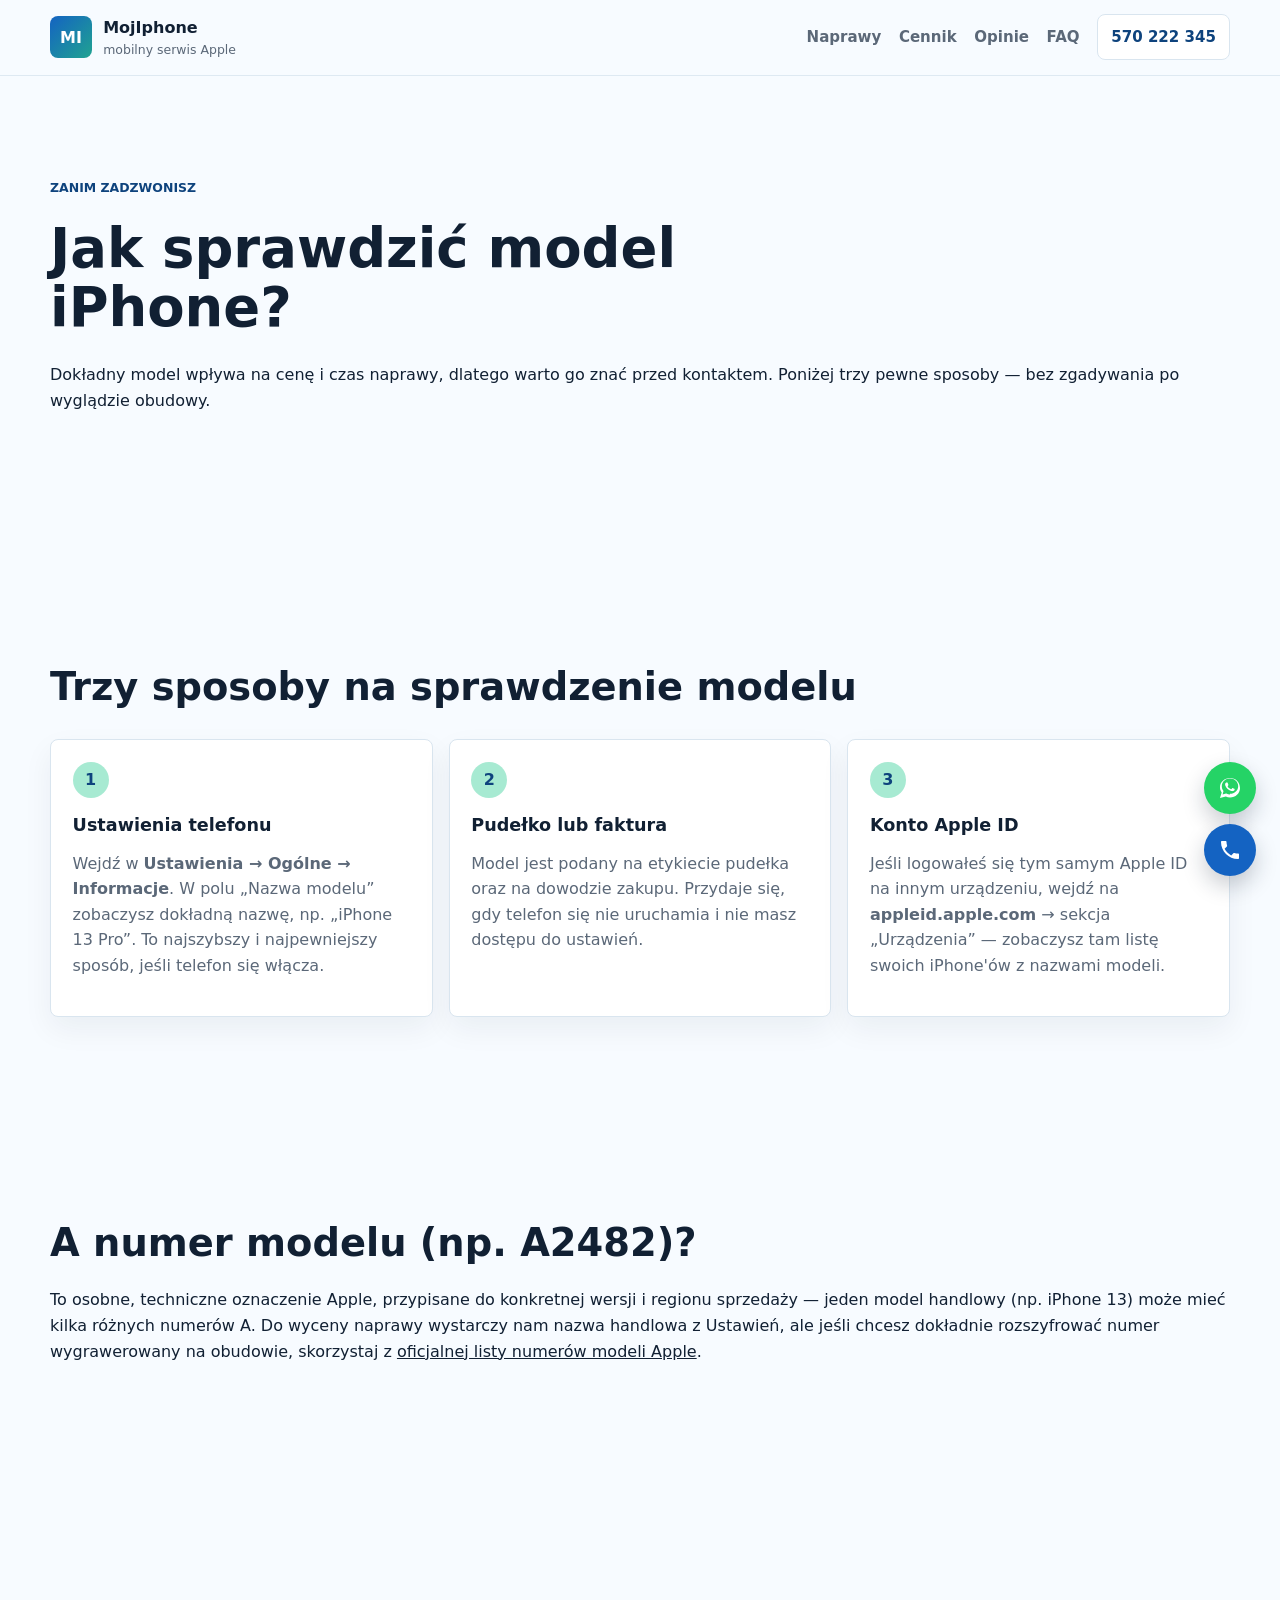
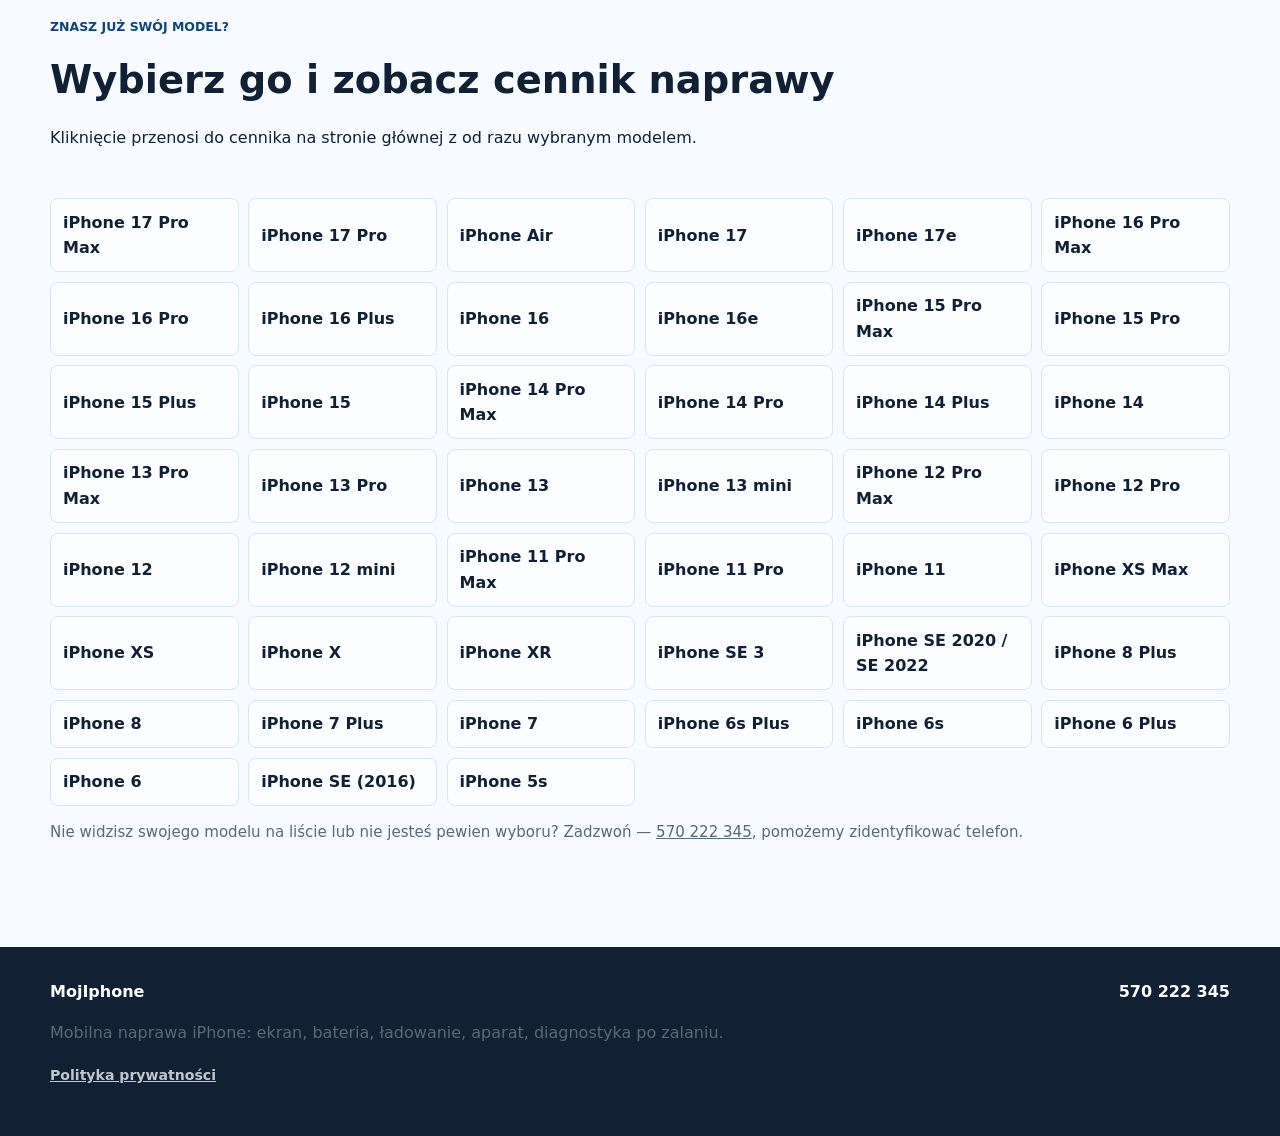
<file: sprawdz-model-iphone.html>
<!doctype html>
<html lang="pl">
  <head>
    <meta charset="utf-8">
    <meta name="viewport" content="width=device-width, initial-scale=1">
    <title>Jak sprawdzić model iPhone? Szybki poradnik | MojIphone</title>
    <meta
      name="description"
      content="Nie wiesz, jaki masz model iPhone? Sprawdź go w 30 sekund w ustawieniach telefonu i od razu zobacz cennik naprawy dla swojego modelu."
    >
    <meta name="robots" content="index,follow,max-image-preview:large">
    <link rel="canonical" href="https://mojiphone.pl/sprawdz-model-iphone.html">
    <meta property="og:type" content="article">
    <meta property="og:title" content="Jak sprawdzić model iPhone? Szybki poradnik">
    <meta property="og:description" content="Trzy pewne sposoby na sprawdzenie modelu iPhone, bez zgadywania. Plus szybki dostęp do cennika naprawy dla Twojego modelu.">
    <meta property="og:locale" content="pl_PL">
    <link rel="stylesheet" href="styles.css">
    <script defer src="https://analytics.iphone.showflow.pl/script.js" data-website-id="72b84c69-a97a-42fa-a1d1-c10e87437836"></script>
    <script type="application/ld+json">
      {
        "@context": "https://schema.org",
        "@graph": [
          {
            "@type": "WebPage",
            "@id": "https://mojiphone.pl/sprawdz-model-iphone.html#webpage",
            "url": "https://mojiphone.pl/sprawdz-model-iphone.html",
            "name": "Jak sprawdzić model iPhone? Szybki poradnik",
            "isPartOf": { "@id": "https://mojiphone.pl/#website" },
            "about": { "@id": "https://mojiphone.pl/#business" },
            "inLanguage": "pl-PL"
          },
          {
            "@type": "BreadcrumbList",
            "itemListElement": [
              { "@type": "ListItem", "position": 1, "name": "Strona główna", "item": "https://mojiphone.pl/" },
              { "@type": "ListItem", "position": 2, "name": "Jak sprawdzić model iPhone", "item": "https://mojiphone.pl/sprawdz-model-iphone.html" }
            ]
          },
          {
            "@type": "FAQPage",
            "mainEntity": [
              {
                "@type": "Question",
                "name": "Jak sprawdzić model iPhone bez włączania telefonu?",
                "acceptedAnswer": {
                  "@type": "Answer",
                  "text": "Sprawdź pudełko po telefonie (model podany na etykiecie) albo fakturę zakupu. Jeśli logowałeś się na to samo Apple ID na innym urządzeniu, model zobaczysz też na appleid.apple.com w sekcji Urządzenia."
                }
              },
              {
                "@type": "Question",
                "name": "Czym różni się numer modelu (np. A2482) od nazwy handlowej?",
                "acceptedAnswer": {
                  "@type": "Answer",
                  "text": "Numer modelu to techniczne oznaczenie Apple przypisane do konkretnej wersji i regionu sprzedaży, a nazwa handlowa to np. iPhone 13 Pro. Do wyceny naprawy potrzebujemy nazwy handlowej, którą znajdziesz w Ustawieniach telefonu."
                }
              }
            ]
          }
        ]
      }
    </script>
  </head>
  <body>
    <a class="skip-link" href="#main">Przejdź do treści</a>
    <header class="site-header" data-header>
      <a class="brand" href="index.html" aria-label="MojIphone, strona główna">
        <span class="brand-mark" aria-hidden="true">MI</span>
        <span>
          <strong>MojIphone</strong>
          <small>mobilny serwis Apple</small>
        </span>
      </a>
      <button class="nav-toggle" type="button" aria-expanded="false" aria-controls="site-nav" data-nav-toggle>
        <span></span>
        <span></span>
        <span></span>
        <span class="sr-only">Otwórz menu</span>
      </button>
      <nav class="site-nav" id="site-nav" data-nav>
        <a href="index.html#naprawy">Naprawy</a>
        <a href="index.html#cennik">Cennik</a>
        <!-- Zakładka "Pomoc" tymczasowo wyłączona - poradnik będzie rozbudowywany później.
        <a href="problemy-z-iphone.html">Pomoc</a>
        -->
        <a href="index.html#opinie">Opinie</a>
        <a href="index.html#faq">FAQ</a>
        <a class="nav-phone" href="tel:+48570222345" data-track="phone_header" aria-label="Zadzwoń do MojIphone, numer 570 222 345">570 222 345</a>
      </nav>
    </header>

    <main id="main">
      <section class="section guide-intro" aria-labelledby="guide-title">
        <div class="section-heading">
          <p class="eyebrow">Zanim zadzwonisz</p>
          <h1 id="guide-title">Jak sprawdzić model iPhone?</h1>
          <p>
            Dokładny model wpływa na cenę i czas naprawy, dlatego warto go znać przed kontaktem. Poniżej trzy pewne sposoby — bez zgadywania po wyglądzie obudowy.
          </p>
        </div>
      </section>

      <section class="section guide-steps" aria-labelledby="guide-steps-title">
        <div class="section-heading">
          <h2 id="guide-steps-title">Trzy sposoby na sprawdzenie modelu</h2>
        </div>
        <div class="process-steps">
          <article>
            <span>1</span>
            <h3>Ustawienia telefonu</h3>
            <p>Wejdź w <strong>Ustawienia → Ogólne → Informacje</strong>. W polu „Nazwa modelu” zobaczysz dokładną nazwę, np. „iPhone 13 Pro”. To najszybszy i najpewniejszy sposób, jeśli telefon się włącza.</p>
          </article>
          <article>
            <span>2</span>
            <h3>Pudełko lub faktura</h3>
            <p>Model jest podany na etykiecie pudełka oraz na dowodzie zakupu. Przydaje się, gdy telefon się nie uruchamia i nie masz dostępu do ustawień.</p>
          </article>
          <article>
            <span>3</span>
            <h3>Konto Apple ID</h3>
            <p>Jeśli logowałeś się tym samym Apple ID na innym urządzeniu, wejdź na <strong>appleid.apple.com</strong> → sekcja „Urządzenia” — zobaczysz tam listę swoich iPhone'ów z nazwami modeli.</p>
          </article>
        </div>
      </section>

      <section class="section guide-numbers" aria-labelledby="guide-numbers-title">
        <div class="section-heading">
          <h2 id="guide-numbers-title">A numer modelu (np. A2482)?</h2>
          <p>
            To osobne, techniczne oznaczenie Apple, przypisane do konkretnej wersji i regionu sprzedaży — jeden model handlowy (np. iPhone 13) może mieć kilka różnych numerów A. Do wyceny naprawy wystarczy nam nazwa handlowa z Ustawień, ale jeśli chcesz dokładnie rozszyfrować numer wygrawerowany na obudowie, skorzystaj z
            <a href="https://support.apple.com/pl-pl/108044" target="_blank" rel="noopener">oficjalnej listy numerów modeli Apple</a>.
          </p>
        </div>
      </section>

      <section class="section guide-models" id="wybierz-model" aria-labelledby="guide-models-title">
        <div class="section-heading">
          <p class="eyebrow">Znasz już swój model?</p>
          <h2 id="guide-models-title">Wybierz go i zobacz cennik naprawy</h2>
          <p>Kliknięcie przenosi do cennika na stronie głównej z od razu wybranym modelem.</p>
        </div>
        <div class="guide-model-grid">
          <a class="model-button" href="index.html?model=iPhone%2017%20Pro%20Max#cennik">iPhone 17 Pro Max</a>
          <a class="model-button" href="index.html?model=iPhone%2017%20Pro#cennik">iPhone 17 Pro</a>
          <a class="model-button" href="index.html?model=iPhone%20Air#cennik">iPhone Air</a>
          <a class="model-button" href="index.html?model=iPhone%2017#cennik">iPhone 17</a>
          <a class="model-button" href="index.html?model=iPhone%2017e#cennik">iPhone 17e</a>
          <a class="model-button" href="index.html?model=iPhone%2016%20Pro%20Max#cennik">iPhone 16 Pro Max</a>
          <a class="model-button" href="index.html?model=iPhone%2016%20Pro#cennik">iPhone 16 Pro</a>
          <a class="model-button" href="index.html?model=iPhone%2016%20Plus#cennik">iPhone 16 Plus</a>
          <a class="model-button" href="index.html?model=iPhone%2016#cennik">iPhone 16</a>
          <a class="model-button" href="index.html?model=iPhone%2016e#cennik">iPhone 16e</a>
          <a class="model-button" href="index.html?model=iPhone%2015%20Pro%20Max#cennik">iPhone 15 Pro Max</a>
          <a class="model-button" href="index.html?model=iPhone%2015%20Pro#cennik">iPhone 15 Pro</a>
          <a class="model-button" href="index.html?model=iPhone%2015%20Plus#cennik">iPhone 15 Plus</a>
          <a class="model-button" href="index.html?model=iPhone%2015#cennik">iPhone 15</a>
          <a class="model-button" href="index.html?model=iPhone%2014%20Pro%20Max#cennik">iPhone 14 Pro Max</a>
          <a class="model-button" href="index.html?model=iPhone%2014%20Pro#cennik">iPhone 14 Pro</a>
          <a class="model-button" href="index.html?model=iPhone%2014%20Plus#cennik">iPhone 14 Plus</a>
          <a class="model-button" href="index.html?model=iPhone%2014#cennik">iPhone 14</a>
          <a class="model-button" href="index.html?model=iPhone%2013%20Pro%20Max#cennik">iPhone 13 Pro Max</a>
          <a class="model-button" href="index.html?model=iPhone%2013%20Pro#cennik">iPhone 13 Pro</a>
          <a class="model-button" href="index.html?model=iPhone%2013#cennik">iPhone 13</a>
          <a class="model-button" href="index.html?model=iPhone%2013%20mini#cennik">iPhone 13 mini</a>
          <a class="model-button" href="index.html?model=iPhone%2012%20Pro%20Max#cennik">iPhone 12 Pro Max</a>
          <a class="model-button" href="index.html?model=iPhone%2012%20Pro#cennik">iPhone 12 Pro</a>
          <a class="model-button" href="index.html?model=iPhone%2012#cennik">iPhone 12</a>
          <a class="model-button" href="index.html?model=iPhone%2012%20mini#cennik">iPhone 12 mini</a>
          <a class="model-button" href="index.html?model=iPhone%2011%20Pro%20Max#cennik">iPhone 11 Pro Max</a>
          <a class="model-button" href="index.html?model=iPhone%2011%20Pro#cennik">iPhone 11 Pro</a>
          <a class="model-button" href="index.html?model=iPhone%2011#cennik">iPhone 11</a>
          <a class="model-button" href="index.html?model=iPhone%20XS%20Max#cennik">iPhone XS Max</a>
          <a class="model-button" href="index.html?model=iPhone%20XS#cennik">iPhone XS</a>
          <a class="model-button" href="index.html?model=iPhone%20X#cennik">iPhone X</a>
          <a class="model-button" href="index.html?model=iPhone%20XR#cennik">iPhone XR</a>
          <a class="model-button" href="index.html?model=iPhone%20SE%203#cennik">iPhone SE 3</a>
          <a class="model-button" href="index.html?model=iPhone%20SE%202020%20%2F%20SE%202022#cennik">iPhone SE 2020 / SE 2022</a>
          <a class="model-button" href="index.html?model=iPhone%208%20Plus#cennik">iPhone 8 Plus</a>
          <a class="model-button" href="index.html?model=iPhone%208#cennik">iPhone 8</a>
          <a class="model-button" href="index.html?model=iPhone%207%20Plus#cennik">iPhone 7 Plus</a>
          <a class="model-button" href="index.html?model=iPhone%207#cennik">iPhone 7</a>
          <a class="model-button" href="index.html?model=iPhone%206s%20Plus#cennik">iPhone 6s Plus</a>
          <a class="model-button" href="index.html?model=iPhone%206s#cennik">iPhone 6s</a>
          <a class="model-button" href="index.html?model=iPhone%206%20Plus#cennik">iPhone 6 Plus</a>
          <a class="model-button" href="index.html?model=iPhone%206#cennik">iPhone 6</a>
          <a class="model-button" href="index.html?model=iPhone%20SE%20%282016%29#cennik">iPhone SE (2016)</a>
          <a class="model-button" href="index.html?model=iPhone%205s#cennik">iPhone 5s</a>
        </div>
        <p class="price-note">Nie widzisz swojego modelu na liście lub nie jesteś pewien wyboru? Zadzwoń — <a href="tel:+48570222345" data-track="phone_guide">570 222 345</a>, pomożemy zidentyfikować telefon.</p>
      </section>
    </main>

    <footer class="site-footer">
      <div>
        <strong>MojIphone</strong>
        <p>Mobilna naprawa iPhone: ekran, bateria, ładowanie, aparat, diagnostyka po zalaniu.</p>
        <p><a class="footer-privacy-link" href="polityka-prywatnosci.html">Polityka prywatności</a></p>
      </div>
      <div>
        <a href="tel:+48570222345" data-track="phone_footer" aria-label="Zadzwoń do MojIphone, numer 570 222 345">570 222 345</a>
      </div>
    </footer>

    <div class="contact-dock" aria-label="Wybierz sposób kontaktu">
      <a class="contact-dock-button contact-dock-whatsapp" href="https://wa.me/48570222345?text=Cze%C5%9B%C4%87%2C%20chcia%C5%82bym%20zapyta%C4%87%20o%20napraw%C4%99%20iPhone" target="_blank" rel="noopener" data-track="whatsapp_dock" aria-label="Napisz na WhatsApp: 570 222 345">
        <svg viewBox="0 0 24 24" fill="currentColor" aria-hidden="true" focusable="false"><path d="M12 2C6.5 2 2 6.1 2 11.2c0 1.9.6 3.7 1.7 5.2L2 22l5.8-1.6c1.3.7 2.7 1 4.2 1 5.5 0 10-4.1 10-9.2C22 6.1 17.5 2 12 2zm0 16.6c-1.3 0-2.6-.3-3.7-1l-.3-.2-3.4 1 .9-3.3-.2-.3c-1-1.4-1.5-2.9-1.5-4.6 0-4.2 3.7-7.6 8.2-7.6s8.2 3.4 8.2 7.6-3.7 7.6-8.2 7.6zm4.5-5.7c-.2-.1-1.5-.7-1.7-.8-.2-.1-.4-.1-.6.1-.2.2-.7.8-.8.9-.1.2-.3.2-.5.1-.2-.1-1-.4-1.9-1.2-.7-.6-1.2-1.4-1.3-1.6-.1-.2 0-.4.1-.5.1-.1.2-.3.4-.4.1-.1.2-.2.2-.4.1-.1 0-.3 0-.4-.1-.1-.6-1.4-.8-1.9-.2-.5-.4-.4-.6-.4h-.5c-.2 0-.4.1-.6.3-.2.2-.8.8-.8 1.9s.8 2.2.9 2.4c.1.2 1.6 2.5 4 3.5.6.2 1 .4 1.3.5.6.2 1.1.2 1.5.1.5-.1 1.5-.6 1.7-1.2.2-.6.2-1.1.1-1.2-.1-.1-.2-.2-.4-.3z"/></svg>
        <span class="sr-only">WhatsApp</span>
      </a>
      <a class="contact-dock-button contact-dock-phone" href="tel:+48570222345" data-track="phone_dock" aria-label="Zadzwoń: 570 222 345">
        <svg viewBox="0 0 24 24" fill="currentColor" aria-hidden="true" focusable="false"><path d="M6.6 10.8c1.4 2.8 3.8 5.2 6.6 6.6l2.2-2.2c.3-.3.7-.4 1-.2 1.1.4 2.3.6 3.6.6.6 0 1 .4 1 1V20c0 .6-.4 1-1 1C10.6 21 3 13.4 3 4c0-.6.4-1 1-1h3.5c.6 0 1 .4 1 1 0 1.3.2 2.5.6 3.6.1.4 0 .8-.2 1L6.6 10.8z"/></svg>
        <span class="sr-only">Zadzwoń</span>
      </a>
    </div>

    <script src="cennik.js" defer></script>
    <script src="script.js" defer></script>
  </body>
</html>
</file>
<file: styles.css>
:root {
  --ink: #112033;
  --muted: #5b6878;
  --line: #d9e5ef;
  --paper: #f7fbff;
  --white: #ffffff;
  --blue: #1463c2;
  --blue-deep: #0e437d;
  --mint: #a7ead2;
  --mint-soft: #e8fbf5;
  --amber: #f4b44d;
  --shadow: 0 18px 55px rgba(17, 32, 51, 0.12);
  --radius: 8px;
  --max: 1180px;
}

* {
  box-sizing: border-box;
}

html {
  scroll-behavior: smooth;
}

body {
  margin: 0;
  color: var(--ink);
  background: var(--paper);
  font-family: Inter, ui-sans-serif, system-ui, -apple-system, BlinkMacSystemFont, "Segoe UI", sans-serif;
  line-height: 1.6;
}

img {
  display: block;
  max-width: 100%;
}

a {
  color: inherit;
}

.skip-link {
  position: absolute;
  left: 1rem;
  top: -4rem;
  z-index: 20;
  padding: 0.75rem 1rem;
  background: var(--ink);
  color: var(--white);
  border-radius: var(--radius);
}

.skip-link:focus {
  top: 1rem;
}

.sr-only {
  position: absolute;
  width: 1px;
  height: 1px;
  padding: 0;
  margin: -1px;
  overflow: hidden;
  clip: rect(0, 0, 0, 0);
  white-space: nowrap;
  border: 0;
}

.site-header {
  position: sticky;
  top: 0;
  z-index: 10;
  display: flex;
  align-items: center;
  justify-content: space-between;
  gap: 1.5rem;
  padding: 0.9rem max(1rem, calc((100vw - var(--max)) / 2));
  background: rgba(247, 251, 255, 0.92);
  border-bottom: 1px solid rgba(217, 229, 239, 0.8);
  backdrop-filter: blur(18px);
}

.brand {
  display: inline-flex;
  align-items: center;
  gap: 0.7rem;
  text-decoration: none;
}

.brand-mark {
  display: grid;
  place-items: center;
  width: 42px;
  height: 42px;
  color: var(--white);
  background: linear-gradient(135deg, var(--blue), #20a391);
  border-radius: var(--radius);
  font-weight: 800;
}

.brand strong,
.brand small {
  display: block;
}

.brand small {
  color: var(--muted);
  font-size: 0.78rem;
}

.site-nav {
  display: flex;
  align-items: center;
  gap: 1.1rem;
  font-size: 0.94rem;
}

.site-nav a {
  color: var(--muted);
  text-decoration: none;
  font-weight: 650;
}

.site-nav a:hover,
.site-nav a:focus-visible {
  color: var(--blue-deep);
}

.nav-phone {
  padding: 0.62rem 0.82rem;
  color: var(--blue-deep) !important;
  background: var(--white);
  border: 1px solid var(--line);
  border-radius: var(--radius);
}

.nav-toggle {
  display: none;
  width: 44px;
  height: 44px;
  padding: 0;
  background: var(--white);
  border: 1px solid var(--line);
  border-radius: var(--radius);
}

.nav-toggle span:not(.sr-only) {
  display: block;
  width: 18px;
  height: 2px;
  margin: 4px auto;
  background: var(--ink);
}

.hero {
  position: relative;
  min-height: 78vh;
  overflow: hidden;
  display: grid;
  align-items: center;
  padding: clamp(4rem, 8vw, 7rem) max(1rem, calc((100vw - var(--max)) / 2));
}

.hero-image,
.hero-overlay {
  position: absolute;
  inset: 0;
  width: 100%;
  height: 100%;
}

.hero-image {
  object-fit: cover;
  object-position: 62% center;
}

.hero-overlay {
  background:
    linear-gradient(90deg, rgba(247, 251, 255, 0.98) 0%, rgba(247, 251, 255, 0.82) 38%, rgba(247, 251, 255, 0.2) 74%),
    linear-gradient(180deg, rgba(255, 255, 255, 0.2), rgba(247, 251, 255, 0.5));
}

.hero-content {
  position: relative;
  width: min(680px, 100%);
}

.eyebrow {
  margin: 0 0 0.9rem;
  color: var(--blue-deep);
  font-size: 0.78rem;
  font-weight: 800;
  letter-spacing: 0;
  text-transform: uppercase;
}

h1,
h2,
h3,
p {
  overflow-wrap: anywhere;
}

h1,
h2,
h3 {
  margin: 0;
  line-height: 1.08;
}

h1 {
  max-width: 22ch;
  font-size: clamp(2rem, 4.5vw, 3.4rem);
  font-weight: 850;
}

h2 {
  font-size: clamp(1.5rem, 3vw, 2.4rem);
  font-weight: 820;
}

h3 {
  font-size: 1.1rem;
}

.hero-lead {
  max-width: 59ch;
  margin: 1.4rem 0 0;
  color: #314054;
  font-size: clamp(1.05rem, 2vw, 1.28rem);
}

.hero-actions,
.hero-facts {
  display: flex;
  flex-wrap: wrap;
  gap: 0.75rem;
}

.hero-actions {
  margin-top: 1.8rem;
}

.button {
  display: inline-flex;
  align-items: center;
  justify-content: center;
  min-height: 48px;
  padding: 0.82rem 1rem;
  border: 1px solid transparent;
  border-radius: var(--radius);
  font-weight: 800;
  text-decoration: none;
  cursor: pointer;
}

.button-primary {
  color: var(--white);
  background: var(--blue);
  box-shadow: 0 14px 28px rgba(20, 99, 194, 0.22);
}

.button-primary:hover,
.button-primary:focus-visible {
  background: var(--blue-deep);
}

.button-secondary {
  color: var(--blue-deep);
  background: rgba(255, 255, 255, 0.86);
  border-color: var(--line);
}

.rating-badge {
  display: inline-flex;
  align-items: center;
  gap: 0.6rem;
  margin-top: 1.6rem;
  padding: 0.6rem 0.9rem;
  color: var(--ink);
  background: rgba(255, 255, 255, 0.86);
  border: 1px solid var(--line);
  border-radius: var(--radius);
  font-size: 0.92rem;
  text-decoration: none;
}

.rating-stars {
  color: var(--amber);
  letter-spacing: 0.05em;
}

.hero-facts {
  margin: 2.2rem 0 0;
}

.hero-facts div {
  min-width: 145px;
  padding: 0.75rem 0.9rem;
  background: rgba(255, 255, 255, 0.7);
  border: 1px solid rgba(217, 229, 239, 0.95);
  border-radius: var(--radius);
}

.hero-facts dt {
  font-weight: 850;
}

.hero-facts dd {
  margin: 0.1rem 0 0;
  color: var(--muted);
}

.trust-strip {
  display: grid;
  grid-template-columns: repeat(4, 1fr);
  gap: 1px;
  background: var(--line);
  border-block: 1px solid var(--line);
}

.trust-strip span {
  display: grid;
  min-height: 72px;
  place-items: center;
  padding: 1rem;
  background: var(--white);
  color: var(--blue-deep);
  font-weight: 800;
  text-align: center;
}

.section {
  width: min(var(--max), calc(100% - 2rem));
  margin-inline: auto;
  padding: clamp(4rem, 8vw, 7rem) 0;
}

.intro,
.local,
.contact,
.pricing {
  display: grid;
  grid-template-columns: minmax(0, 0.95fr) minmax(0, 1fr);
  gap: clamp(2rem, 6vw, 5rem);
  align-items: start;
}

.intro-text,
.pricing-copy p,
.local p,
.contact-copy p,
.service-card p,
.process-steps p,
.faq-list p,
.site-footer p {
  color: var(--muted);
}

.section-heading {
  display: grid;
  gap: 0.5rem;
  margin-bottom: 2rem;
}

.intro-image {
  width: 100%;
  height: 100%;
  min-height: 260px;
  object-fit: cover;
  border-radius: var(--radius);
  box-shadow: var(--shadow);
}

.service-grid {
  display: grid;
  grid-template-columns: repeat(3, 1fr);
  gap: 1rem;
}

.service-card,
.process-steps article,
.pricing-list,
.price-finder,
.contact-form,
.faq-list details {
  background: var(--white);
  border: 1px solid var(--line);
  border-radius: var(--radius);
  box-shadow: 0 12px 30px rgba(17, 32, 51, 0.06);
}

.service-card {
  min-height: 245px;
  padding: 1.25rem;
}

.service-icon {
  display: inline-flex;
  margin-bottom: 1.1rem;
  color: var(--blue);
  font-weight: 850;
}

.process {
  width: 100%;
  max-width: none;
  padding-inline: max(1rem, calc((100vw - var(--max)) / 2));
  background: var(--mint-soft);
}

.process-steps {
  display: grid;
  grid-template-columns: repeat(3, 1fr);
  gap: 1rem;
}

.process-steps article {
  padding: 1.35rem;
}

.process-steps span {
  display: grid;
  width: 36px;
  height: 36px;
  margin-bottom: 1.1rem;
  place-items: center;
  color: var(--blue-deep);
  background: var(--mint);
  border-radius: 50%;
  font-weight: 850;
}

.pricing:not(.pricing-tool) {
  align-items: center;
}

.pricing-tool {
  display: block;
  width: 100%;
  max-width: none;
  padding-inline: max(1rem, calc((100vw - var(--max)) / 2));
  background: linear-gradient(180deg, var(--paper), #edf7ff);
}

.pricing-tool .section-heading {
  width: min(820px, 100%);
}

.pricing-tool .section-heading p:last-child {
  margin: 0;
  color: var(--muted);
}

.price-finder {
  display: grid;
  grid-template-columns: 1fr;
  gap: 1rem;
  padding: 1rem;
  overflow: visible;
}

.model-picker {
  display: grid;
  gap: 0.9rem;
  align-content: start;
}

.popular-models {
  display: grid;
  gap: 0.5rem;
}

.popular-models-label {
  color: var(--muted);
  font-size: 0.85rem;
  font-weight: 750;
}

.popular-models-list {
  display: flex;
  flex-wrap: wrap;
  gap: 0.5rem;
}

.popular-models-list .model-button {
  min-height: 42px;
  padding: 0.6rem 0.95rem;
  background: var(--mint-soft);
  border-color: #98d7c2;
}

.model-search {
  margin: 0;
}

.model-list {
  display: grid;
  grid-template-columns: repeat(auto-fit, minmax(150px, 1fr));
  max-height: 240px;
  overflow: auto;
  gap: 0.35rem;
  padding-right: 0.3rem;
  overscroll-behavior: contain;
}

.model-list {
  display: none;
}

.model-picker.is-searching .model-list {
  display: grid;
}

.model-select-block {
  display: grid;
  gap: 0.5rem;
  padding: 1rem;
  background: #fbfdff;
  border: 1px solid var(--line);
  border-radius: var(--radius);
}

.model-select-heading {
  margin: 0;
  font-size: 1rem;
}

.model-select-row {
  display: grid;
  grid-template-columns: repeat(auto-fit, minmax(180px, 1fr));
  gap: 0.75rem;
}

.model-select {
  display: grid;
  gap: 0.35rem;
  font-weight: 750;
  font-size: 0.88rem;
  color: var(--muted);
}

.model-select select {
  padding: 0.7rem 0.75rem;
  color: var(--ink);
  background: var(--white);
  border: 1px solid var(--line);
  border-radius: var(--radius);
  font: inherit;
  font-weight: 750;
}

.model-select select:disabled {
  color: var(--muted);
  background: #f1f4f8;
  cursor: not-allowed;
}

.search-toggle {
  justify-self: start;
  padding: 0;
  color: var(--blue-deep);
  background: none;
  border: none;
  font: inherit;
  font-weight: 750;
  text-decoration: underline;
  cursor: pointer;
}

.model-button {
  min-height: 42px;
  padding: 0.65rem 0.75rem;
  color: var(--ink);
  background: #fbfdff;
  border: 1px solid var(--line);
  border-radius: var(--radius);
  font: inherit;
  font-weight: 750;
  text-align: left;
  cursor: pointer;
}

.model-button:hover,
.model-button:focus-visible,
.model-button.is-active {
  color: var(--blue-deep);
  background: var(--mint-soft);
  border-color: #98d7c2;
}

.price-panel {
  min-width: 0;
  overflow: visible;
  scroll-margin-top: 96px;
}

.price-panel-head {
  display: flex;
  align-items: start;
  justify-content: space-between;
  gap: 1rem;
  margin-bottom: 1rem;
}

.price-panel-head h3 {
  font-size: clamp(1.6rem, 3vw, 2.4rem);
}

.price-panel-model {
  display: flex;
  align-items: center;
  gap: 1rem;
}

.model-photo {
  display: grid;
  flex-shrink: 0;
  place-items: center;
  width: 64px;
  height: 64px;
  background: var(--mint-soft);
  border: 1px solid #98d7c2;
  border-radius: var(--radius);
  overflow: hidden;
}

.model-photo img {
  width: 100%;
  height: 100%;
  object-fit: contain;
}

.model-photo-placeholder {
  font-size: 1.8rem;
}

.price-results {
  display: grid;
  gap: 0.9rem;
}

.price-caption {
  margin: 0;
  color: var(--muted);
  font-weight: 750;
}

.price-table-wrap {
  width: 100%;
  max-width: 100%;
  overflow-x: auto;
  border: 1px solid var(--line);
  border-radius: var(--radius);
  background: var(--white);
  -webkit-overflow-scrolling: touch;
}

.price-table {
  width: 100%;
  min-width: 480px;
  border-collapse: collapse;
  table-layout: fixed;
}

.price-table th,
.price-table td {
  padding: 0.82rem 0.9rem;
  border-bottom: 1px solid var(--line);
  text-align: left;
  vertical-align: top;
  overflow-wrap: anywhere;
}

.price-table th {
  color: var(--blue-deep);
  background: #f1f8ff;
  font-size: 0.9rem;
}

.price-table th:first-child,
.price-table td:first-child {
  width: 52%;
  font-weight: 850;
}

.price-part {
  display: block;
  color: var(--muted);
  font-size: 0.86rem;
  font-weight: 650;
}

.price-table tr:last-child td {
  border-bottom: 0;
}

.price-note {
  margin: 0.9rem 0 0;
  color: var(--muted);
  font-size: 0.94rem;
}

.pricing-list {
  overflow: hidden;
}

.pricing-list div {
  display: grid;
  gap: 0.2rem;
  padding: 1.15rem 1.25rem;
  border-bottom: 1px solid var(--line);
}

.pricing-list div:last-child {
  border-bottom: 0;
}

.pricing-list strong {
  color: var(--blue-deep);
}

.pricing-list span {
  color: var(--muted);
}

.guide-model-grid {
  display: grid;
  grid-template-columns: repeat(auto-fit, minmax(170px, 1fr));
  gap: 0.6rem;
}

.policy-content {
  display: grid;
  gap: 2rem;
  max-width: 760px;
}

.policy-content h3 {
  margin: 0 0 0.6rem;
  font-size: 1.15rem;
}

.policy-content p {
  margin: 0 0 0.75rem;
  color: var(--muted);
}

.policy-content p:last-child {
  margin-bottom: 0;
}

.policy-content ul {
  margin: 0;
  padding-left: 1.2rem;
  color: var(--muted);
}

.policy-content li {
  margin-bottom: 0.4rem;
}

.policy-table {
  width: 100%;
  margin-top: 0.5rem;
  border-collapse: collapse;
  font-size: 0.92rem;
}

.policy-table th,
.policy-table td {
  padding: 0.7rem 0.8rem;
  border: 1px solid var(--line);
  text-align: left;
  vertical-align: top;
}

.policy-table th {
  color: var(--blue-deep);
  background: #f1f8ff;
}

.guide-model-grid .model-button {
  display: flex;
  align-items: center;
  text-decoration: none;
}

.problems-list {
  display: grid;
  gap: 1.5rem;
}

.problem-item {
  padding: 1.5rem;
  background: var(--white);
  border: 1px solid var(--line);
  border-radius: var(--radius);
  box-shadow: 0 12px 30px rgba(17, 32, 51, 0.06);
  scroll-margin-top: 96px;
}

.problem-item h3 {
  margin: 0 0 0.5rem;
  font-size: 1.3rem;
}

.problem-models {
  margin: 0 0 1rem;
  color: var(--muted);
  font-size: 0.9rem;
}

.problem-item ol {
  margin: 0 0 1rem;
  padding-left: 1.3rem;
  color: var(--muted);
}

.problem-item li {
  margin-bottom: 0.5rem;
}

.problem-item > p {
  color: var(--muted);
}

.problem-warning {
  margin: 0 0 1rem;
  padding: 0.85rem 1rem;
  color: #7a4a00;
  background: #fff6e6;
  border: 1px solid #f4d9a0;
  border-radius: var(--radius);
  font-weight: 600;
}

.problem-callout {
  margin: 0;
  padding: 0.85rem 1rem;
  color: var(--ink);
  background: var(--mint-soft);
  border: 1px solid #98d7c2;
  border-radius: var(--radius);
}

.problem-callout a {
  color: var(--blue-deep);
  font-weight: 700;
}

.problem-disclaimer {
  margin: 0 0 1rem;
  color: var(--muted);
  font-size: 0.85rem;
  font-style: italic;
}

/* Strona "Pomoc" (problemy-z-iphone.html): rozmiar h1/h2 jest już
   ustawiony globalnie (patrz reguły h1/h2 wyżej). Zostają tylko
   odstępy między intro a spisem treści, żeby nie wyglądały jak dwa
   osobne, rozjechane bloki. */
.page-problems .guide-intro {
  padding-bottom: 1.5rem;
}

.page-problems .guide-toc {
  padding-top: 1.5rem;
  padding-bottom: 2.5rem;
}

.area-list {
  display: grid;
  grid-template-columns: repeat(2, minmax(0, 1fr));
  gap: 0.75rem;
  padding: 0;
  margin: 0;
  list-style: none;
}

.area-list li {
  padding: 0.85rem 1rem;
  background: var(--white);
  border: 1px solid var(--line);
  border-radius: var(--radius);
  font-weight: 750;
}

.reviews {
  border-top: 1px solid var(--line);
}

.review-grid {
  display: grid;
  grid-template-columns: repeat(3, 1fr);
  gap: 1rem;
}

.review-card {
  display: grid;
  align-content: start;
  gap: 0.75rem;
  padding: 1.25rem;
  background: var(--white);
  border: 1px solid var(--line);
  border-radius: var(--radius);
  box-shadow: 0 12px 30px rgba(17, 32, 51, 0.06);
}

.review-stars {
  color: var(--amber);
  letter-spacing: 0.05em;
}

.review-card p:not(.review-author) {
  margin: 0;
  color: var(--muted);
}

.review-author {
  margin: 0;
  font-weight: 800;
}

.reviews-link {
  margin-top: 2rem;
}

.faq {
  border-top: 1px solid var(--line);
}

.faq-list {
  display: grid;
  gap: 0.75rem;
}

.faq-list details {
  padding: 1rem 1.1rem;
}

.faq-list summary {
  color: var(--ink);
  font-weight: 800;
  cursor: pointer;
}

.faq-list p {
  margin-bottom: 0;
}

.contact {
  align-items: stretch;
}

address {
  margin-top: 1.5rem;
  padding-left: 1rem;
  border-left: 4px solid var(--amber);
  font-style: normal;
}

address a {
  color: var(--blue-deep);
  font-weight: 800;
}

.contact-form {
  display: grid;
  gap: 1rem;
  padding: clamp(1rem, 3vw, 1.5rem);
}

label {
  display: grid;
  gap: 0.35rem;
  font-weight: 750;
}

input,
textarea {
  width: 100%;
  padding: 0.85rem 0.9rem;
  color: var(--ink);
  background: #fbfdff;
  border: 1px solid var(--line);
  border-radius: var(--radius);
  font: inherit;
}

input:focus,
textarea:focus,
button:focus-visible,
a:focus-visible {
  outline: 3px solid rgba(244, 180, 77, 0.55);
  outline-offset: 3px;
}

.form-note {
  margin: 0;
  color: var(--muted);
  font-size: 0.9rem;
}

.form-privacy-note {
  margin: -0.5rem 0 0;
  color: var(--muted);
  font-size: 0.85rem;
}

.form-privacy-note a {
  color: var(--blue-deep);
  font-weight: 700;
}

.consent-checkbox {
  display: flex;
  flex-direction: row;
  align-items: start;
  gap: 0.6rem;
  font-weight: 400;
  font-size: 0.88rem;
  color: var(--muted);
}

.consent-checkbox input {
  flex-shrink: 0;
  width: 18px;
  height: 18px;
  margin-top: 0.15rem;
}

.site-footer {
  display: flex;
  justify-content: space-between;
  gap: 2rem;
  padding: 2rem max(1rem, calc((100vw - var(--max)) / 2));
  color: var(--white);
  background: var(--ink);
}

.site-footer a {
  display: block;
  color: var(--white);
  font-weight: 750;
  text-align: right;
  text-decoration: none;
}

.site-footer .footer-privacy-link {
  display: inline;
  text-align: left;
  color: rgba(255, 255, 255, 0.75);
  font-weight: 600;
  font-size: 0.88rem;
  text-decoration: underline;
}

.contact-dock {
  position: fixed;
  right: 1.5rem;
  bottom: calc(1.5rem + 58px + 0.75rem);
  z-index: 30;
  display: grid;
  gap: 0.6rem;
}

body:not(:has(.chat-widget)) .contact-dock {
  bottom: 1.5rem;
}

.contact-dock-button {
  display: grid;
  place-items: center;
  width: 52px;
  height: 52px;
  color: var(--white);
  border-radius: 50%;
  box-shadow: 0 10px 22px rgba(17, 32, 51, 0.22);
  text-decoration: none;
}

.contact-dock-button svg {
  width: 24px;
  height: 24px;
}

.contact-dock-whatsapp {
  background: #25d366;
}

.contact-dock-whatsapp:hover,
.contact-dock-whatsapp:focus-visible {
  background: #1ebc59;
}

.contact-dock-phone {
  background: var(--blue);
}

.contact-dock-phone:hover,
.contact-dock-phone:focus-visible {
  background: var(--blue-deep);
}

.chat-widget {
  position: fixed;
  right: 1.5rem;
  bottom: 1.5rem;
  z-index: 30;
}

.chat-toggle {
  display: grid;
  place-items: center;
  width: 58px;
  height: 58px;
  color: var(--white);
  background: var(--blue);
  border: none;
  border-radius: 50%;
  box-shadow: 0 14px 28px rgba(20, 99, 194, 0.32);
  font-size: 1.5rem;
  cursor: pointer;
}

.chat-toggle:hover,
.chat-toggle:focus-visible {
  background: var(--blue-deep);
}

.chat-panel {
  position: absolute;
  right: 0;
  bottom: calc(100% + 0.75rem);
  display: grid;
  grid-template-rows: auto 1fr auto auto;
  width: min(340px, 88vw);
  max-height: 70vh;
  background: var(--white);
  border: 1px solid var(--line);
  border-radius: var(--radius);
  box-shadow: var(--shadow);
  overflow: hidden;
}

.chat-panel[hidden] {
  display: none;
}

.chat-header {
  display: flex;
  align-items: center;
  justify-content: space-between;
  padding: 0.85rem 1rem;
  color: var(--white);
  background: var(--blue-deep);
}

.chat-close {
  padding: 0;
  color: var(--white);
  background: none;
  border: none;
  font-size: 1.1rem;
  cursor: pointer;
}

.chat-log {
  display: grid;
  align-content: start;
  gap: 0.5rem;
  padding: 0.9rem;
  overflow-y: auto;
}

.chat-bubble {
  display: grid;
  gap: 0.4rem;
  padding: 0.6rem 0.75rem;
  border-radius: var(--radius);
  font-size: 0.92rem;
  line-height: 1.45;
}

.chat-bubble-text {
  margin: 0;
}

.chat-bubble-bot {
  justify-self: start;
  max-width: 90%;
  color: var(--ink);
  background: var(--mint-soft);
}

.chat-bubble-user {
  justify-self: end;
  max-width: 90%;
  color: var(--white);
  background: var(--blue);
}

.chat-bubble-link {
  justify-self: start;
  padding: 0;
  color: var(--blue-deep);
  background: none;
  border: none;
  font: inherit;
  font-size: 0.85rem;
  font-weight: 750;
  text-decoration: underline;
  cursor: pointer;
}

.chat-bubble-user .chat-bubble-link {
  color: var(--white);
}

.chat-bubble-options {
  display: flex;
  flex-wrap: wrap;
  gap: 0.4rem;
}

.chat-bubble-option {
  padding: 0.35rem 0.6rem;
  color: var(--blue-deep);
  background: var(--white);
  border: 1px solid var(--line);
  border-radius: var(--radius);
  text-decoration: none;
  font-size: 0.82rem;
}

.chat-bubble-option:hover,
.chat-bubble-option:focus-visible {
  background: var(--mint-soft);
  border-color: #98d7c2;
}


.chat-input-row {
  display: flex;
  gap: 0.5rem;
  padding: 0 0.9rem 0.75rem;
}

.chat-input-row input {
  flex: 1;
  padding: 0.6rem 0.7rem;
  border: 1px solid var(--line);
  border-radius: var(--radius);
  font: inherit;
}

.chat-input-row .button {
  min-height: auto;
  padding: 0.6rem 0.9rem;
}

.chat-disclaimer {
  margin: 0;
  padding: 0 0.9rem 0.9rem;
  color: var(--muted);
  font-size: 0.78rem;
}

@media (max-width: 900px) {
  .nav-toggle {
    display: block;
  }

  .site-nav {
    position: absolute;
    inset: 100% 1rem auto 1rem;
    display: none;
    flex-direction: column;
    align-items: stretch;
    padding: 1rem;
    background: var(--white);
    border: 1px solid var(--line);
    border-radius: var(--radius);
    box-shadow: var(--shadow);
  }

  .site-nav.is-open {
    display: flex;
  }

  .site-nav a {
    padding: 0.55rem 0;
  }

  .trust-strip,
  .service-grid,
  .process-steps,
  .review-grid,
  .intro,
  .local,
  .contact,
  .pricing {
    grid-template-columns: 1fr;
  }

  .model-list {
    grid-template-columns: repeat(auto-fit, minmax(135px, 1fr));
    max-height: 220px;
  }

  .price-panel-head {
    flex-direction: column;
  }

  .hero {
    min-height: 76vh;
  }
}

@media (max-width: 620px) {
  .site-header {
    padding-inline: 1rem;
  }

  .brand small {
    display: none;
  }

  .hero {
    min-height: auto;
    padding-top: 5rem;
    padding-bottom: 4.5rem;
  }

  .hero-overlay {
    background:
      linear-gradient(180deg, rgba(247, 251, 255, 0.98) 0%, rgba(247, 251, 255, 0.88) 52%, rgba(247, 251, 255, 0.58) 100%);
  }

  .hero-image {
    object-position: 70% center;
  }

  .hero-actions,
  .hero-actions .button,
  .reviews-link {
    width: 100%;
  }

  .hero-facts div {
    width: 100%;
  }

  .trust-strip {
    grid-template-columns: 1fr 1fr;
  }

  .trust-strip span {
    min-height: 66px;
    font-size: 0.88rem;
  }

  .area-list {
    grid-template-columns: 1fr;
  }

  .model-list {
    grid-template-columns: repeat(2, minmax(0, 1fr));
  }

  .pricing-tool {
    padding-inline: 1rem;
  }

  .price-finder {
    padding: 0.75rem;
  }

  .price-table {
    min-width: 0;
  }

  .price-table th,
  .price-table td {
    padding: 0.68rem 0.72rem;
    font-size: 0.9rem;
  }

  .site-footer {
    flex-direction: column;
  }

  .site-footer a {
    text-align: left;
  }

  .chat-panel {
    position: fixed;
    right: 0.75rem;
    bottom: 4.5rem;
    left: 0.75rem;
    width: auto;
    max-height: 65vh;
  }

  .chat-widget {
    right: 1rem;
    bottom: 1rem;
  }

  .contact-dock {
    right: 1rem;
    bottom: calc(1rem + 52px + 0.6rem);
  }

  body:not(:has(.chat-widget)) .contact-dock {
    bottom: 1rem;
  }

}

@media (prefers-reduced-motion: reduce) {
  *,
  *::before,
  *::after {
    scroll-behavior: auto !important;
    transition-duration: 0.01ms !important;
    animation-duration: 0.01ms !important;
  }
}
</file>
